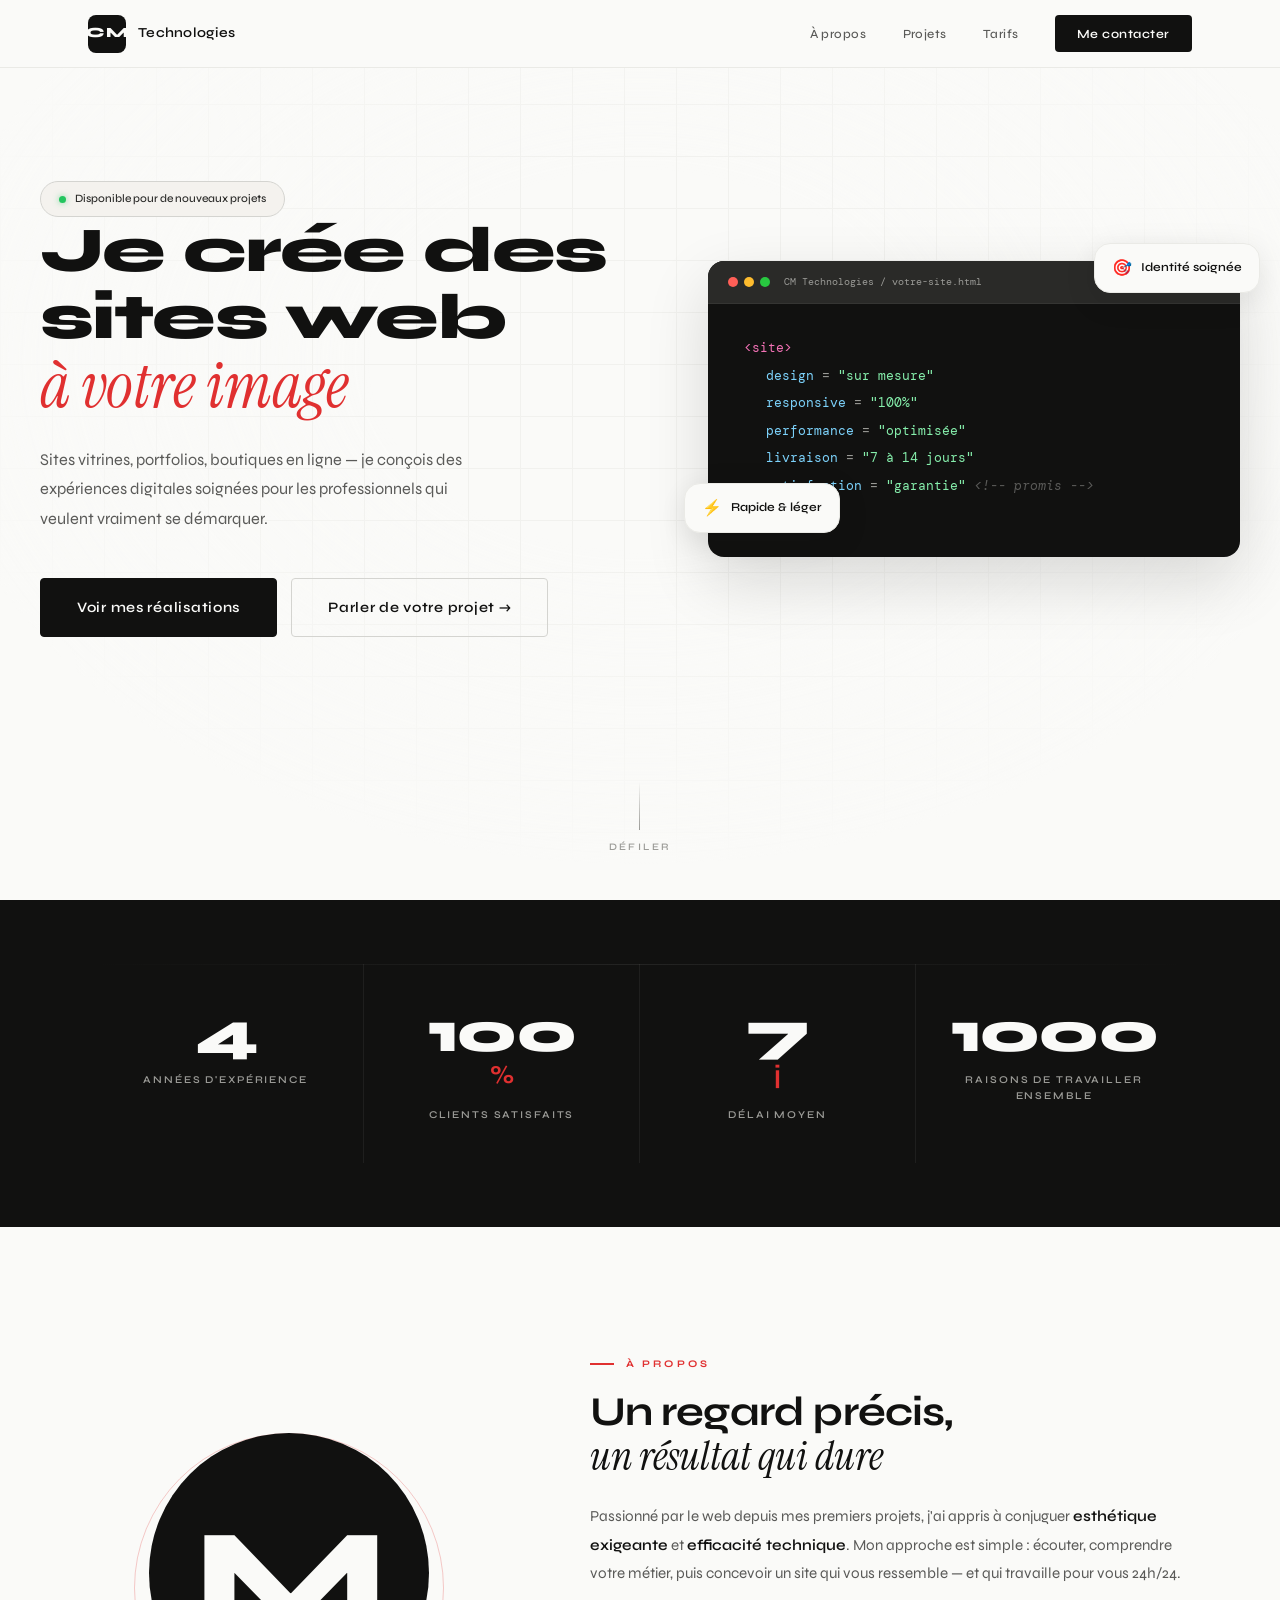
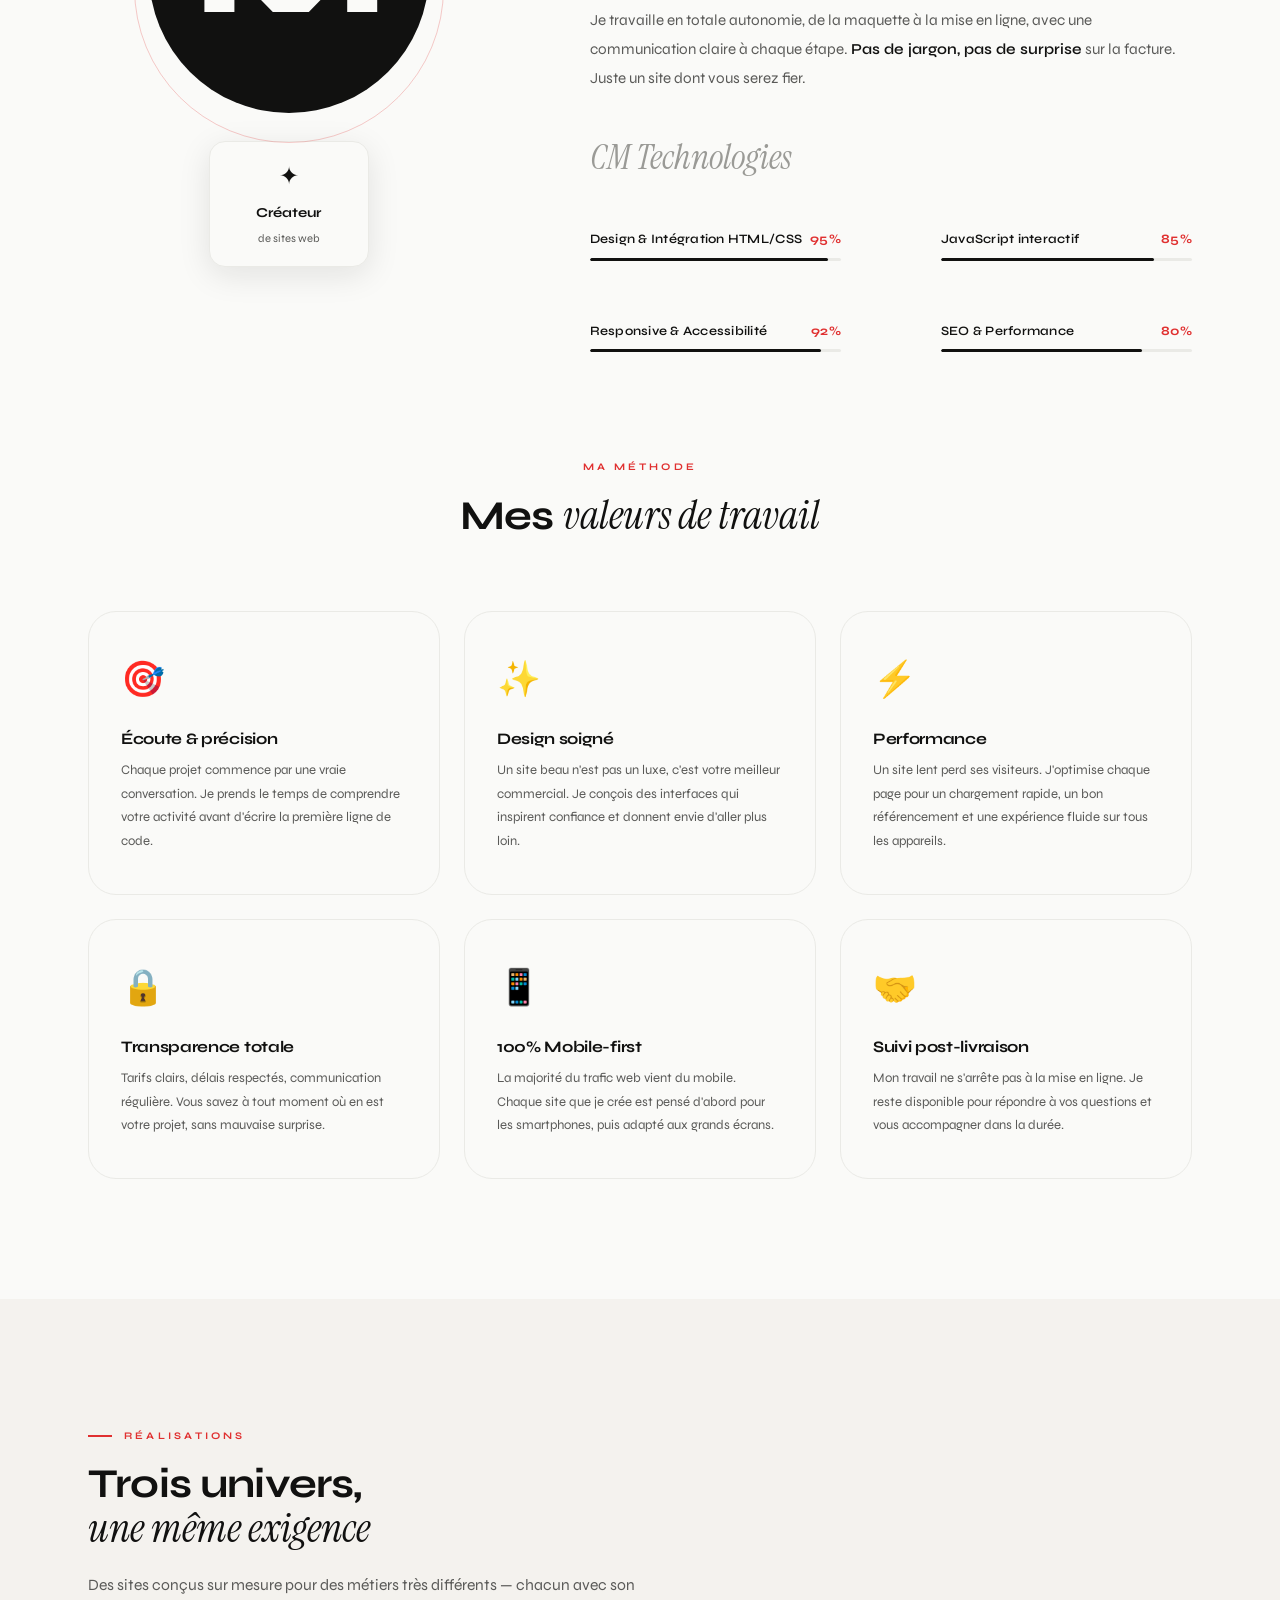
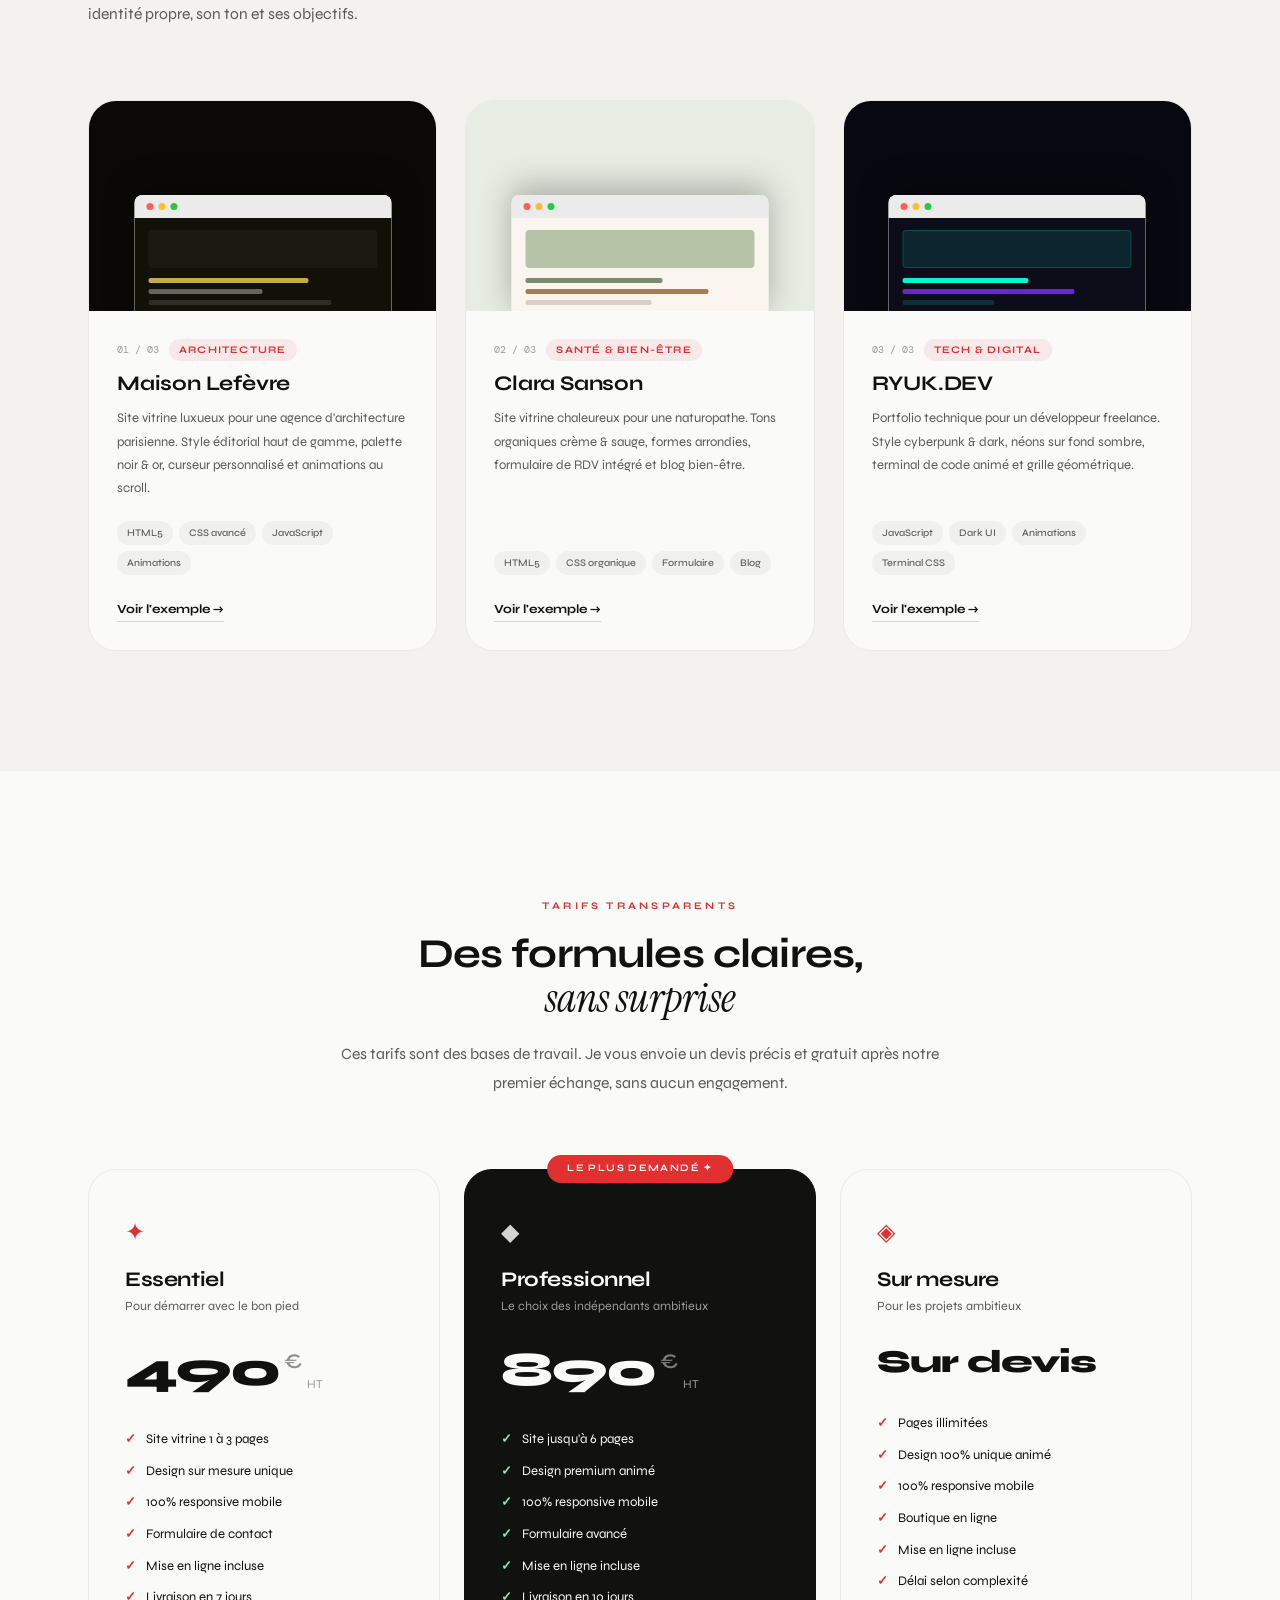
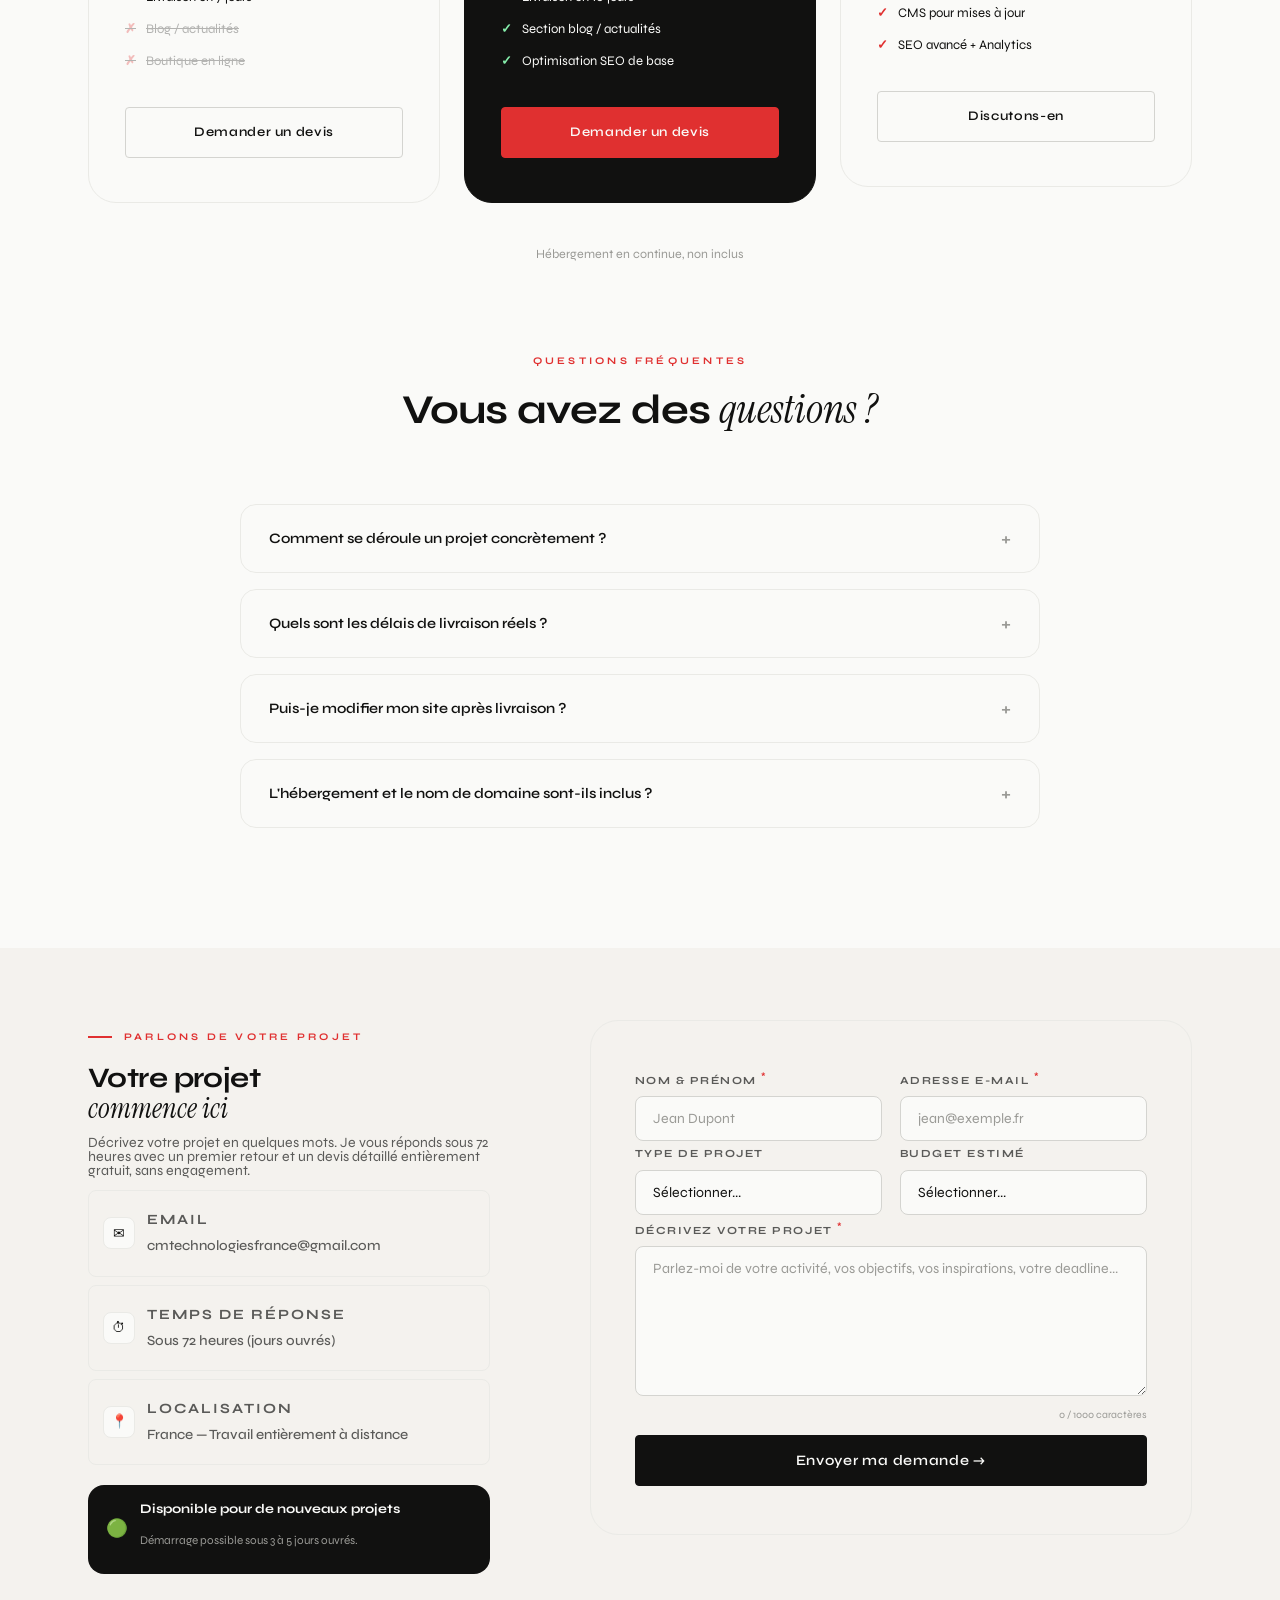
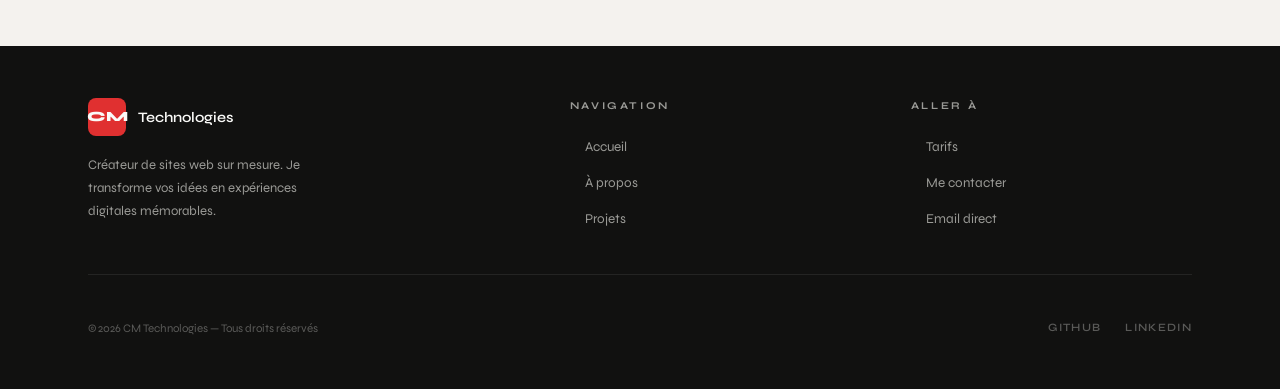
<file: index.html>
<!DOCTYPE html>
<html lang="fr">
<head>
  <meta charset="UTF-8" />
  <meta name="viewport" content="width=device-width, initial-scale=1.0" />
  <meta name="description" content="CM Technologies — Créateur de sites web sur mesure. Sites vitrines, portfolios, boutiques pour professionnels exigeants." />
  <title>CM Technologies — Créateur de sites web</title>

  <link rel="stylesheet" href="assets/css/base.css" />
  <link rel="stylesheet" href="assets/css/animations.css" />
  <link rel="stylesheet" href="assets/css/nav.css" />
  <link rel="stylesheet" href="assets/css/hero.css" />
  <link rel="stylesheet" href="assets/css/apropos.css" />
  <link rel="stylesheet" href="assets/css/projets.css" />
  <link rel="stylesheet" href="assets/css/tarifs.css" />
  <link rel="stylesheet" href="assets/css/contact.css" />
  <link rel="stylesheet" href="assets/css/footer.css" />
</head>
<body>

  <!-- ══════════════════════════════════════════════════════
       NAVIGATION — ancres vers chaque section
  ══════════════════════════════════════════════════════════ -->
  <header class="nav" id="nav">
    <div class="nav__inner">
      <a href="#hero" class="nav__logo" aria-label="Haut de page">
        <span class="nav__logo-mark">CM</span>
        <span class="nav__logo-name">Technologies</span>
      </a>
      <nav class="nav__links" aria-label="Navigation principale">
        <a href="#apropos">À propos</a>
        <a href="#projets">Projets</a>
        <a href="#tarifs">Tarifs</a>
        <a href="#contact" class="nav__cta">Me contacter</a>
      </nav>
      <button class="nav__burger" id="navBurger" aria-expanded="false" aria-label="Ouvrir le menu">
        <span></span><span></span><span></span>
      </button>
    </div>
    <nav class="nav__mobile" id="navMobile" aria-label="Menu mobile">
      <a href="#apropos">À propos</a>
      <a href="#projets">Projets</a>
      <a href="#tarifs">Tarifs</a>
      <a href="#contact">Me contacter</a>
    </nav>
  </header>


  <main>

    <!-- ══════════════════════════════════════════════════════
         1. HERO
    ══════════════════════════════════════════════════════════ -->
    <section class="hero" id="hero">
      <div class="hero__grid-bg" aria-hidden="true"></div>

      <div class="container hero__body">
        <div class="hero__left">
          <div class="badge-dispo anim-fadeup anim-d1">
            <span class="badge-dispo__dot"></span>
            Disponible pour de nouveaux projets
          </div>
          <h1 class="hero__title anim-fadeup anim-d2">
            Je crée des sites web
            <em>à votre image</em>
          </h1>
          <p class="hero__desc anim-fadeup anim-d3">
            Sites vitrines, portfolios, boutiques en ligne — je conçois des expériences digitales soignées pour les professionnels qui veulent vraiment se démarquer.
          </p>
          <div class="hero__actions anim-fadeup anim-d4">
            <a href="#projets" class="btn btn--primary btn--lg">Voir mes réalisations</a>
            <a href="#contact" class="btn btn--ghost btn--lg">Parler de votre projet →</a>
          </div>
        </div>

        <div class="hero__right anim-fadeup anim-d3">
          <div class="hero__code-card">
            <div class="hero__code-card-bar">
              <div class="hero__code-dots"><span></span><span></span><span></span></div>
              <span class="hero__code-filename">CM Technologies / votre-site.html</span>
            </div>
            <div class="hero__code-body">
              <span class="code-line"><span class="c-tag">&lt;site&gt;</span></span>
              <span class="code-line code-line--indent"><span class="c-attr">design</span><span class="c-equals"> = </span><span class="c-val">"sur mesure"</span></span>
              <span class="code-line code-line--indent"><span class="c-attr">responsive</span><span class="c-equals"> = </span><span class="c-val">"100%"</span></span>
              <span class="code-line code-line--indent"><span class="c-attr">performance</span><span class="c-equals"> = </span><span class="c-val">"optimisée"</span></span>
              <span class="code-line code-line--indent"><span class="c-attr">livraison</span><span class="c-equals"> = </span><span class="c-val">"7 à 14 jours"</span></span>
              <span class="code-line code-line--indent"><span class="c-attr">satisfaction</span><span class="c-equals"> = </span><span class="c-val">"garantie"</span> <span class="c-comment">&lt;!-- promis --&gt;</span></span>
              <span class="code-line"><span class="c-tag">&lt;/site&gt;</span></span>
            </div>
          </div>
          <div class="hero__chip hero__chip--1 float-anim"><span class="hero__chip-icon">🎯</span> Identité soignée</div>
          <div class="hero__chip hero__chip--2 float-anim-2"><span class="hero__chip-icon">⚡</span> Rapide &amp; léger</div>
        </div>
      </div>

      <div class="hero__footer">
        <div class="scroll-indicator anim-fadein anim-d6">
          <div class="scroll-indicator__line"></div>
          Défiler
        </div>
      </div>
    </section>


    <!-- ══════════════════════════════════════════════════════
         CHIFFRES CLÉS
    ══════════════════════════════════════════════════════════ -->
    <div class="chiffres">
      <div class="container">
        <div class="chiffres__grid">
          <div class="chiffre reveal">
            <span class="chiffre__num" data-target="4">0</span>
            <span class="chiffre__label">Années d'expérience</span>
          </div>
          <div class="chiffre reveal reveal-d1">
            <span class="chiffre__num" data-target="100">0</span><span class="chiffre__suffix">%</span>
            <span class="chiffre__label">Clients satisfaits</span>
          </div>
          <div class="chiffre reveal reveal-d2">
            <span class="chiffre__num" data-target="7">0</span><span class="chiffre__suffix">j</span>
            <span class="chiffre__label">Délai moyen</span>
          </div>
          <div class="chiffre reveal reveal-d3">
            <span class="chiffre__num" data-target="1000">0</span>
            <span class="chiffre__label">Raisons de travailler ensemble</span>
          </div>
        </div>
      </div>
    </div>


    <!-- ══════════════════════════════════════════════════════
         2. À PROPOS
    ══════════════════════════════════════════════════════════ -->
    <section class="section" id="apropos">
      <div class="container">
        <div class="intro">

          <div class="intro__visual reveal-left">
            <div class="intro__avatar" aria-hidden="true">M</div>
            <div class="intro__avatar-ring" aria-hidden="true"></div>
            <div class="intro__badge">
              <div class="intro__badge-icon">✦</div>
              <strong>Créateur</strong>
              <span>de sites web</span>
            </div>
          </div>

          <div class="intro__text">
            <div class="section-label reveal">À propos</div>
            <h2 class="reveal">Un regard précis,<br/><em>un résultat qui dure</em></h2>
            <p class="reveal">Passionné par le web depuis mes premiers projets, j'ai appris à conjuguer <strong>esthétique exigeante</strong> et <strong>efficacité technique</strong>. Mon approche est simple : écouter, comprendre votre métier, puis concevoir un site qui vous ressemble — et qui travaille pour vous 24h/24.</p>
            <p class="reveal">Je travaille en totale autonomie, de la maquette à la mise en ligne, avec une communication claire à chaque étape. <strong>Pas de jargon, pas de surprise</strong> sur la facture. Juste un site dont vous serez fier.</p>
            <span class="intro__signature reveal">CM Technologies</span>

            <div class="competences reveal" style="margin-top:44px;">
              <div>
                <div class="comp-item__label"><span>Design &amp; Intégration HTML/CSS</span><span class="comp-item__pct">95%</span></div>
                <div class="comp-bar"><div class="comp-bar__fill" data-width="95"></div></div>
              </div>
              <div>
                <div class="comp-item__label"><span>JavaScript interactif</span><span class="comp-item__pct">85%</span></div>
                <div class="comp-bar"><div class="comp-bar__fill" data-width="85"></div></div>
              </div>
              <div>
                <div class="comp-item__label"><span>Responsive &amp; Accessibilité</span><span class="comp-item__pct">92%</span></div>
                <div class="comp-bar"><div class="comp-bar__fill" data-width="92"></div></div>
              </div>
              <div>
                <div class="comp-item__label"><span>SEO &amp; Performance</span><span class="comp-item__pct">80%</span></div>
                <div class="comp-bar"><div class="comp-bar__fill" data-width="80"></div></div>
              </div>
            </div>
          </div>
        </div>

        <!-- Valeurs -->
        <div style="margin-top:100px;">
          <div class="section-header section-header--center reveal">
            <div class="section-label">Ma méthode</div>
            <h2>Mes <em>valeurs de travail</em></h2>
          </div>
          <div class="valeurs__grid">
            <div class="valeur-card reveal"><span class="valeur-card__icon">🎯</span><h3 class="valeur-card__title">Écoute &amp; précision</h3><p class="valeur-card__text">Chaque projet commence par une vraie conversation. Je prends le temps de comprendre votre activité avant d'écrire la première ligne de code.</p></div>
            <div class="valeur-card reveal reveal-d1"><span class="valeur-card__icon">✨</span><h3 class="valeur-card__title">Design soigné</h3><p class="valeur-card__text">Un site beau n'est pas un luxe, c'est votre meilleur commercial. Je conçois des interfaces qui inspirent confiance et donnent envie d'aller plus loin.</p></div>
            <div class="valeur-card reveal reveal-d2"><span class="valeur-card__icon">⚡</span><h3 class="valeur-card__title">Performance</h3><p class="valeur-card__text">Un site lent perd ses visiteurs. J'optimise chaque page pour un chargement rapide, un bon référencement et une expérience fluide sur tous les appareils.</p></div>
            <div class="valeur-card reveal reveal-d3"><span class="valeur-card__icon">🔒</span><h3 class="valeur-card__title">Transparence totale</h3><p class="valeur-card__text">Tarifs clairs, délais respectés, communication régulière. Vous savez à tout moment où en est votre projet, sans mauvaise surprise.</p></div>
            <div class="valeur-card reveal reveal-d4"><span class="valeur-card__icon">📱</span><h3 class="valeur-card__title">100% Mobile-first</h3><p class="valeur-card__text">La majorité du trafic web vient du mobile. Chaque site que je crée est pensé d'abord pour les smartphones, puis adapté aux grands écrans.</p></div>
            <div class="valeur-card reveal reveal-d5"><span class="valeur-card__icon">🤝</span><h3 class="valeur-card__title">Suivi post-livraison</h3><p class="valeur-card__text">Mon travail ne s'arrête pas à la mise en ligne. Je reste disponible pour répondre à vos questions et vous accompagner dans la durée.</p></div>
          </div>
        </div>

      </div>
    </section>


    <!-- ══════════════════════════════════════════════════════
         3. PROJETS
    ══════════════════════════════════════════════════════════ -->
    <section class="section section--alt" id="projets">
      <div class="container">
        <div class="section-header reveal">
          <div class="section-label">Réalisations</div>
          <h2>Trois univers,<br/><em>une même exigence</em></h2>
          <p class="section-desc">Des sites conçus sur mesure pour des métiers très différents — chacun avec son identité propre, son ton et ses objectifs.</p>
        </div>

        <div class="projets__grid">

          <article class="projet-card reveal">
            <div class="projet-card__preview projet-card__preview--arch" aria-hidden="true">
              <div class="projet-card__mockup">
                <div class="mockup__bar"><span></span><span></span><span></span></div>
                <div class="mockup__body mockup__body--arch">
                  <div class="mockup__hero mockup__hero--dark"></div>
                  <div class="mockup__stripe mockup__stripe--gold mockup__stripe--w70"></div>
                  <div class="mockup__stripe mockup__stripe--white mockup__stripe--w50"></div>
                  <div class="mockup__stripe mockup__stripe--dim mockup__stripe--w80"></div>
                </div>
              </div>
            </div>
            <div class="projet-card__body">
              <div class="projet-card__meta"><span class="projet-card__num">01 / 03</span><span class="projet-card__cat">Architecture</span></div>
              <h3 class="projet-card__title">Maison Lefèvre</h3>
              <p class="projet-card__desc">Site vitrine luxueux pour une agence d'architecture parisienne. Style éditorial haut de gamme, palette noir &amp; or, curseur personnalisé et animations au scroll.</p>
              <ul class="projet-card__tags"><li>HTML5</li><li>CSS avancé</li><li>JavaScript</li><li>Animations</li></ul>
              <a href="sites_exemples/site_1/index.html" class="projet-card__cta">Voir l'exemple →</a>
            </div>
          </article>

          <article class="projet-card reveal reveal-d1">
            <div class="projet-card__preview projet-card__preview--natur" aria-hidden="true">
              <div class="projet-card__mockup">
                <div class="mockup__bar"><span></span><span></span><span></span></div>
                <div class="mockup__body mockup__body--natur">
                  <div class="mockup__hero mockup__hero--light"></div>
                  <div class="mockup__stripe mockup__stripe--sage mockup__stripe--w60"></div>
                  <div class="mockup__stripe mockup__stripe--brown mockup__stripe--w80"></div>
                  <div class="mockup__stripe mockup__stripe--beige mockup__stripe--w55"></div>
                </div>
              </div>
            </div>
            <div class="projet-card__body">
              <div class="projet-card__meta"><span class="projet-card__num">02 / 03</span><span class="projet-card__cat">Santé &amp; Bien-être</span></div>
              <h3 class="projet-card__title">Clara Sanson</h3>
              <p class="projet-card__desc">Site vitrine chaleureux pour une naturopathe. Tons organiques crème &amp; sauge, formes arrondies, formulaire de RDV intégré et blog bien-être.</p>
              <ul class="projet-card__tags"><li>HTML5</li><li>CSS organique</li><li>Formulaire</li><li>Blog</li></ul>
              <a href="sites_exemples/site_2/index.html" class="projet-card__cta">Voir l'exemple →</a>
            </div>
          </article>

          <article class="projet-card reveal reveal-d2">
            <div class="projet-card__preview projet-card__preview--dev" aria-hidden="true">
              <div class="projet-card__mockup">
                <div class="mockup__bar"><span></span><span></span><span></span></div>
                <div class="mockup__body mockup__body--dev">
                  <div class="mockup__hero mockup__hero--neon"></div>
                  <div class="mockup__stripe mockup__stripe--neon mockup__stripe--w55"></div>
                  <div class="mockup__stripe mockup__stripe--purple mockup__stripe--w75"></div>
                  <div class="mockup__stripe mockup__stripe--dark mockup__stripe--w40"></div>
                </div>
              </div>
            </div>
            <div class="projet-card__body">
              <div class="projet-card__meta"><span class="projet-card__num">03 / 03</span><span class="projet-card__cat">Tech &amp; Digital</span></div>
              <h3 class="projet-card__title">RYUK.DEV</h3>
              <p class="projet-card__desc">Portfolio technique pour un développeur freelance. Style cyberpunk &amp; dark, néons sur fond sombre, terminal de code animé et grille géométrique.</p>
              <ul class="projet-card__tags"><li>JavaScript</li><li>Dark UI</li><li>Animations</li><li>Terminal CSS</li></ul>
              <a href="sites_exemples/site_3/index.html" class="projet-card__cta">Voir l'exemple →</a>
            </div>
          </article>

        </div>
      </div>
    </section>


    <!-- ══════════════════════════════════════════════════════
         4. TARIFS
    ══════════════════════════════════════════════════════════ -->
    <section class="section" id="tarifs">
      <div class="container">
        <div class="section-header section-header--center reveal">
          <div class="section-label">Tarifs transparents</div>
          <h2>Des formules claires,<br/><em>sans surprise</em></h2>
          <p class="section-desc">Ces tarifs sont des bases de travail. Je vous envoie un devis précis et gratuit après notre premier échange, sans aucun engagement.</p>
        </div>

        <div class="tarifs__grid">
          <div class="tarif-card reveal">
            <div class="tarif-card__header">
              <span class="tarif-card__icon">✦</span>
              <h3 class="tarif-card__name">Essentiel</h3>
              <p class="tarif-card__tagline">Pour démarrer avec le bon pied</p>
            </div>
            <div class="tarif-card__price"><span class="tarif-card__amount">490</span><span class="tarif-card__currency">€</span><span class="tarif-card__period">HT</span></div>
            <ul class="tarif-card__features">
              <li><span class="feat-check">✓</span> Site vitrine 1 à 3 pages</li>
              <li><span class="feat-check">✓</span> Design sur mesure unique</li>
              <li><span class="feat-check">✓</span> 100% responsive mobile</li>
              <li><span class="feat-check">✓</span> Formulaire de contact</li>
              <li><span class="feat-check">✓</span> Mise en ligne incluse</li>
              <li><span class="feat-check">✓</span> Livraison en 7 jours</li>
              <li class="off"><span class="feat-check">✗</span> Blog / actualités</li>
              <li class="off"><span class="feat-check">✗</span> Boutique en ligne</li>
            </ul>
            <a href="#contact" class="btn btn--ghost tarif-card__btn">Demander un devis</a>
          </div>

          <div class="tarif-card tarif-card--featured reveal reveal-d1">
            <div class="tarif-card__badge">Le plus demandé ✦</div>
            <div class="tarif-card__header">
              <span class="tarif-card__icon">◆</span>
              <h3 class="tarif-card__name">Professionnel</h3>
              <p class="tarif-card__tagline">Le choix des indépendants ambitieux</p>
            </div>
            <div class="tarif-card__price"><span class="tarif-card__amount">890</span><span class="tarif-card__currency">€</span><span class="tarif-card__period">HT</span></div>
            <ul class="tarif-card__features">
              <li><span class="feat-check">✓</span> Site jusqu'à 6 pages</li>
              <li><span class="feat-check">✓</span> Design premium animé</li>
              <li><span class="feat-check">✓</span> 100% responsive mobile</li>
              <li><span class="feat-check">✓</span> Formulaire avancé</li>
              <li><span class="feat-check">✓</span> Mise en ligne incluse</li>
              <li><span class="feat-check">✓</span> Livraison en 10 jours</li>
              <li><span class="feat-check">✓</span> Section blog / actualités</li>
              <li><span class="feat-check">✓</span> Optimisation SEO de base</li>
            </ul>
            <a href="#contact" class="btn btn--rouge tarif-card__btn">Demander un devis</a>
          </div>

          <div class="tarif-card reveal reveal-d2">
            <div class="tarif-card__header">
              <span class="tarif-card__icon">◈</span>
              <h3 class="tarif-card__name">Sur mesure</h3>
              <p class="tarif-card__tagline">Pour les projets ambitieux</p>
            </div>
            <div class="tarif-card__price"><span class="tarif-card__amount" style="font-size:2rem;">Sur devis</span></div>
            <ul class="tarif-card__features">
              <li><span class="feat-check">✓</span> Pages illimitées</li>
              <li><span class="feat-check">✓</span> Design 100% unique animé</li>
              <li><span class="feat-check">✓</span> 100% responsive mobile</li>
              <li><span class="feat-check">✓</span> Boutique en ligne</li>
              <li><span class="feat-check">✓</span> Mise en ligne incluse</li>
              <li><span class="feat-check">✓</span> Délai selon complexité</li>
              <li><span class="feat-check">✓</span> CMS pour mises à jour</li>
              <li><span class="feat-check">✓</span> SEO avancé + Analytics</li>
            </ul>
            <a href="#contact" class="btn btn--ghost tarif-card__btn">Discutons-en</a>
          </div>
        </div>

        <p class="tarifs__note reveal">Hébergement en continue, non inclus</p>

        <!-- FAQ -->
        <div style="margin-top:80px;">
          <div class="section-header section-header--center reveal">
            <div class="section-label">Questions fréquentes</div>
            <h2>Vous avez des <em>questions ?</em></h2>
          </div>
          <div class="faq__list">
            <div class="faq-item reveal">
              <button class="faq-item__question" aria-expanded="false">Comment se déroule un projet concrètement ?<span class="faq-item__icon" aria-hidden="true">+</span></button>
              <div class="faq-item__answer"><p>Tout commence par un échange pour comprendre votre projet. Je vous envoie un devis détaillé. Une fois validé, je démarre la maquette, puis l'intégration, et enfin la mise en ligne. Vous êtes informé à chaque étape.</p></div>
            </div>
            <div class="faq-item reveal">
              <button class="faq-item__question" aria-expanded="false">Quels sont les délais de livraison réels ?<span class="faq-item__icon" aria-hidden="true">+</span></button>
              <div class="faq-item__answer"><p>Formule Essentielle : 7 jours ouvrés. Professionnelle : 10 à 14 jours. Les projets sur mesure dépendent de la complexité — un planning précis est fourni dans le devis.</p></div>
            </div>
            <div class="faq-item reveal">
              <button class="faq-item__question" aria-expanded="false">Puis-je modifier mon site après livraison ?<span class="faq-item__icon" aria-hidden="true">+</span></button>
              <div class="faq-item__answer"><p>Absolument. Je vous remets les fichiers sources et vous explique comment effectuer des modifications simples. Des formules de maintenance mensuelle sont également disponibles.</p></div>
            </div>
            <div class="faq-item reveal">
              <button class="faq-item__question" aria-expanded="false">L'hébergement et le nom de domaine sont-ils inclus ?<span class="faq-item__icon" aria-hidden="true">+</span></button>
              <div class="faq-item__answer"><p>Non, ces éléments restent votre propriété. Mais je vous guide dans le choix et la configuration. Comptez environ 10 à 20 €/mois selon l'hébergeur.</p></div>
            </div>
          </div>
        </div>

      </div>
    </section>


    <!-- ══════════════════════════════════════════════════════
         5. CONTACT
    ══════════════════════════════════════════════════════════ -->
    <section class="section section--alt" id="contact">
      <div class="container contact__layout">

        <div class="contact__intro">
          <div class="section-label reveal">Parlons de votre projet</div>
          <h2 class="reveal">Votre projet<br/><em>commence ici</em></h2>
          <p class="reveal">Décrivez votre projet en quelques mots. Je vous réponds sous 72 heures avec un premier retour et un devis détaillé entièrement gratuit, sans engagement.</p>
          <div class="contact__infos reveal">
            <div class="contact__info">
              <div class="contact__info-icon" aria-hidden="true">✉</div>
              <div><p class="contact__info-label">Email</p><p class="contact__info-val"><a href="mailto:cmtechnologiesfrance@gmail.com">cmtechnologiesfrance@gmail.com</a></p></div>
            </div>
            <div class="contact__info">
              <div class="contact__info-icon" aria-hidden="true">⏱</div>
              <div><p class="contact__info-label">Temps de réponse</p><p class="contact__info-val">Sous 72 heures (jours ouvrés)</p></div>
            </div>
            <div class="contact__info">
              <div class="contact__info-icon" aria-hidden="true">📍</div>
              <div><p class="contact__info-label">Localisation</p><p class="contact__info-val">France — Travail entièrement à distance</p></div>
            </div>
          </div>
          <div class="contact__dispo reveal">
            <div class="contact__dispo-icon" aria-hidden="true">🟢</div>
            <div>
              <strong>Disponible pour de nouveaux projets</strong>
              <p>Démarrage possible sous 3 à 5 jours ouvrés.</p>
            </div>
          </div>
        </div>

        <div class="reveal-right">
          <form class="contact-form" id="contactForm" novalidate>
            <div class="form-row">
              <div class="form-group">
                <label for="name">Nom &amp; prénom <sup>*</sup></label>
                <input type="text" id="name" name="name" placeholder="Jean Dupont" required autocomplete="name" />
              </div>
              <div class="form-group">
                <label for="email">Adresse e-mail <sup>*</sup></label>
                <input type="email" id="email" name="email" placeholder="jean@exemple.fr" required autocomplete="email" />
              </div>
            </div>
            <div class="form-row">
              <div class="form-group">
                <label for="project">Type de projet</label>
                <select id="project" name="project">
                  <option value="" disabled selected>Sélectionner...</option>
                  <option value="vitrine">Site vitrine</option>
                  <option value="portfolio">Portfolio personnel</option>
                  <option value="boutique">Boutique en ligne</option>
                  <option value="refonte">Refonte d'un site existant</option>
                  <option value="blog">Blog / Site éditorial</option>
                  <option value="autre">Autre</option>
                </select>
              </div>
              <div class="form-group">
                <label for="budget">Budget estimé</label>
                <select id="budget" name="budget">
                  <option value="" disabled selected>Sélectionner...</option>
                  <option value="essentiel">Formule Essentielle (~490 €)</option>
                  <option value="pro">Formule Professionnelle (~890 €)</option>
                  <option value="sur-mesure">Projet sur mesure</option>
                  <option value="aucun">Je ne sais pas encore</option>
                </select>
              </div>
            </div>
            <div class="form-group form-group--full">
              <label for="message">Décrivez votre projet <sup>*</sup></label>
              <textarea id="message" name="message" placeholder="Parlez-moi de votre activité, vos objectifs, vos inspirations, votre deadline..." required maxlength="1000"></textarea>
              <span class="form-group__hint">0 / 1000 caractères</span>
            </div>
            <button type="submit" class="btn btn--primary form__submit" id="submitBtn">
              <span class="btn-text">Envoyer ma demande →</span>
              <span class="btn-loading">Envoi en cours...</span>
            </button>
            <div class="form__feedback" id="formFeedback" role="alert" aria-live="polite"></div>
          </form>
        </div>

      </div>
    </section>

  </main>


  <!-- ══════════════════════════════════════════════════════
       FOOTER
  ══════════════════════════════════════════════════════════ -->
  <footer class="footer">
    <div class="container">
      <div class="footer__inner">
        <div class="footer__brand">
          <div class="footer__logo">
            <span class="footer__logo-mark">CM</span>
            <span class="footer__logo-name">Technologies</span>
          </div>
          <p class="footer__tagline">Créateur de sites web sur mesure. Je transforme vos idées en expériences digitales mémorables.</p>
        </div>
        <div>
          <p class="footer__col-title">Navigation</p>
          <ul class="footer__links">
            <li><a href="#hero">Accueil</a></li>
            <li><a href="#apropos">À propos</a></li>
            <li><a href="#projets">Projets</a></li>
          </ul>
        </div>
        <div>
          <p class="footer__col-title">Aller à</p>
          <ul class="footer__links">
            <li><a href="#tarifs">Tarifs</a></li>
            <li><a href="#contact">Me contacter</a></li>
            <li><a href="mailto:cmtechnologiesfrance@gmail.com">Email direct</a></li>
          </ul>
        </div>
      </div>
      <div class="footer__bottom">
        <p class="footer__copy">© 2026 CM Technologies — Tous droits réservés</p>
        <div class="footer__socials">
          <a href="https://github.com/cmtechnologiesfrance">GitHub</a>
          <a href="#">LinkedIn</a>
        </div>
      </div>
    </div>
  </footer>

  <script src="assets/js/nav.js"></script>
  <script src="assets/js/animations.js"></script>
  <script src="assets/js/contact.js"></script>

</body>
</html>
</file>
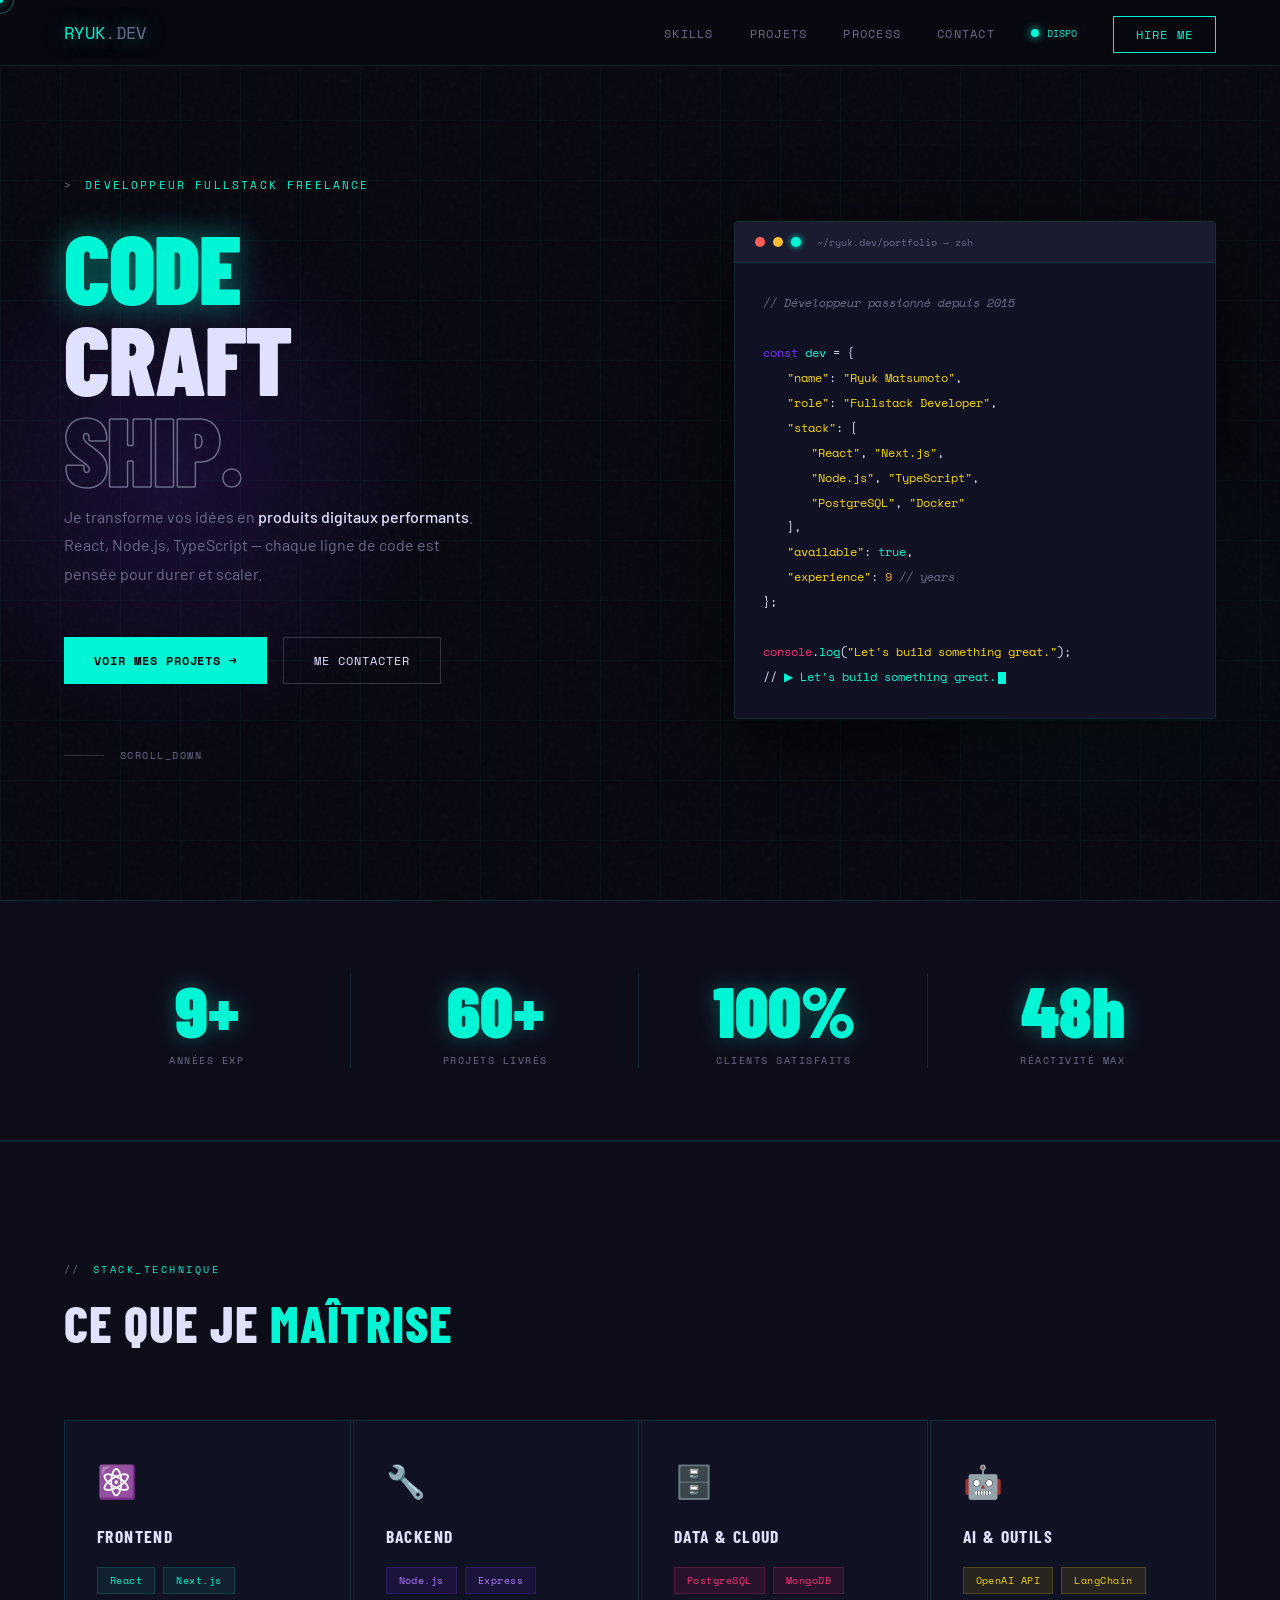
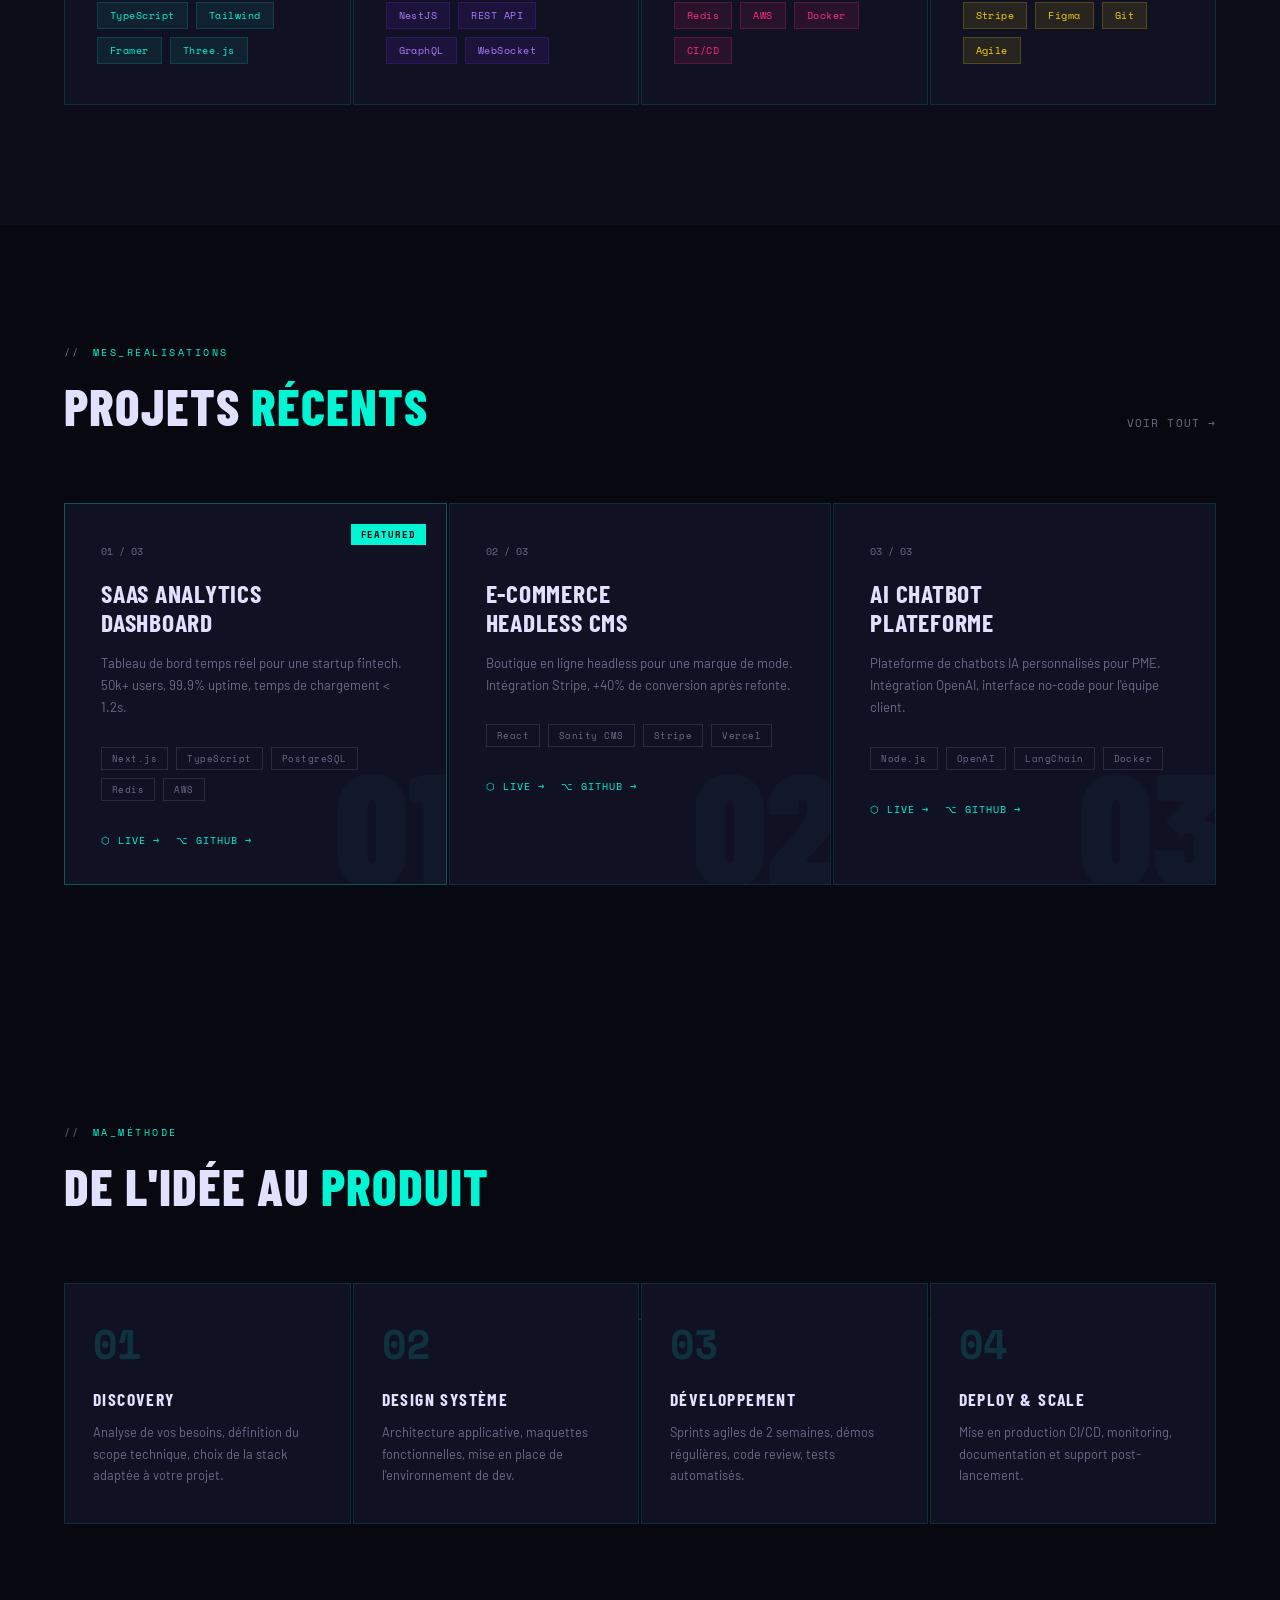
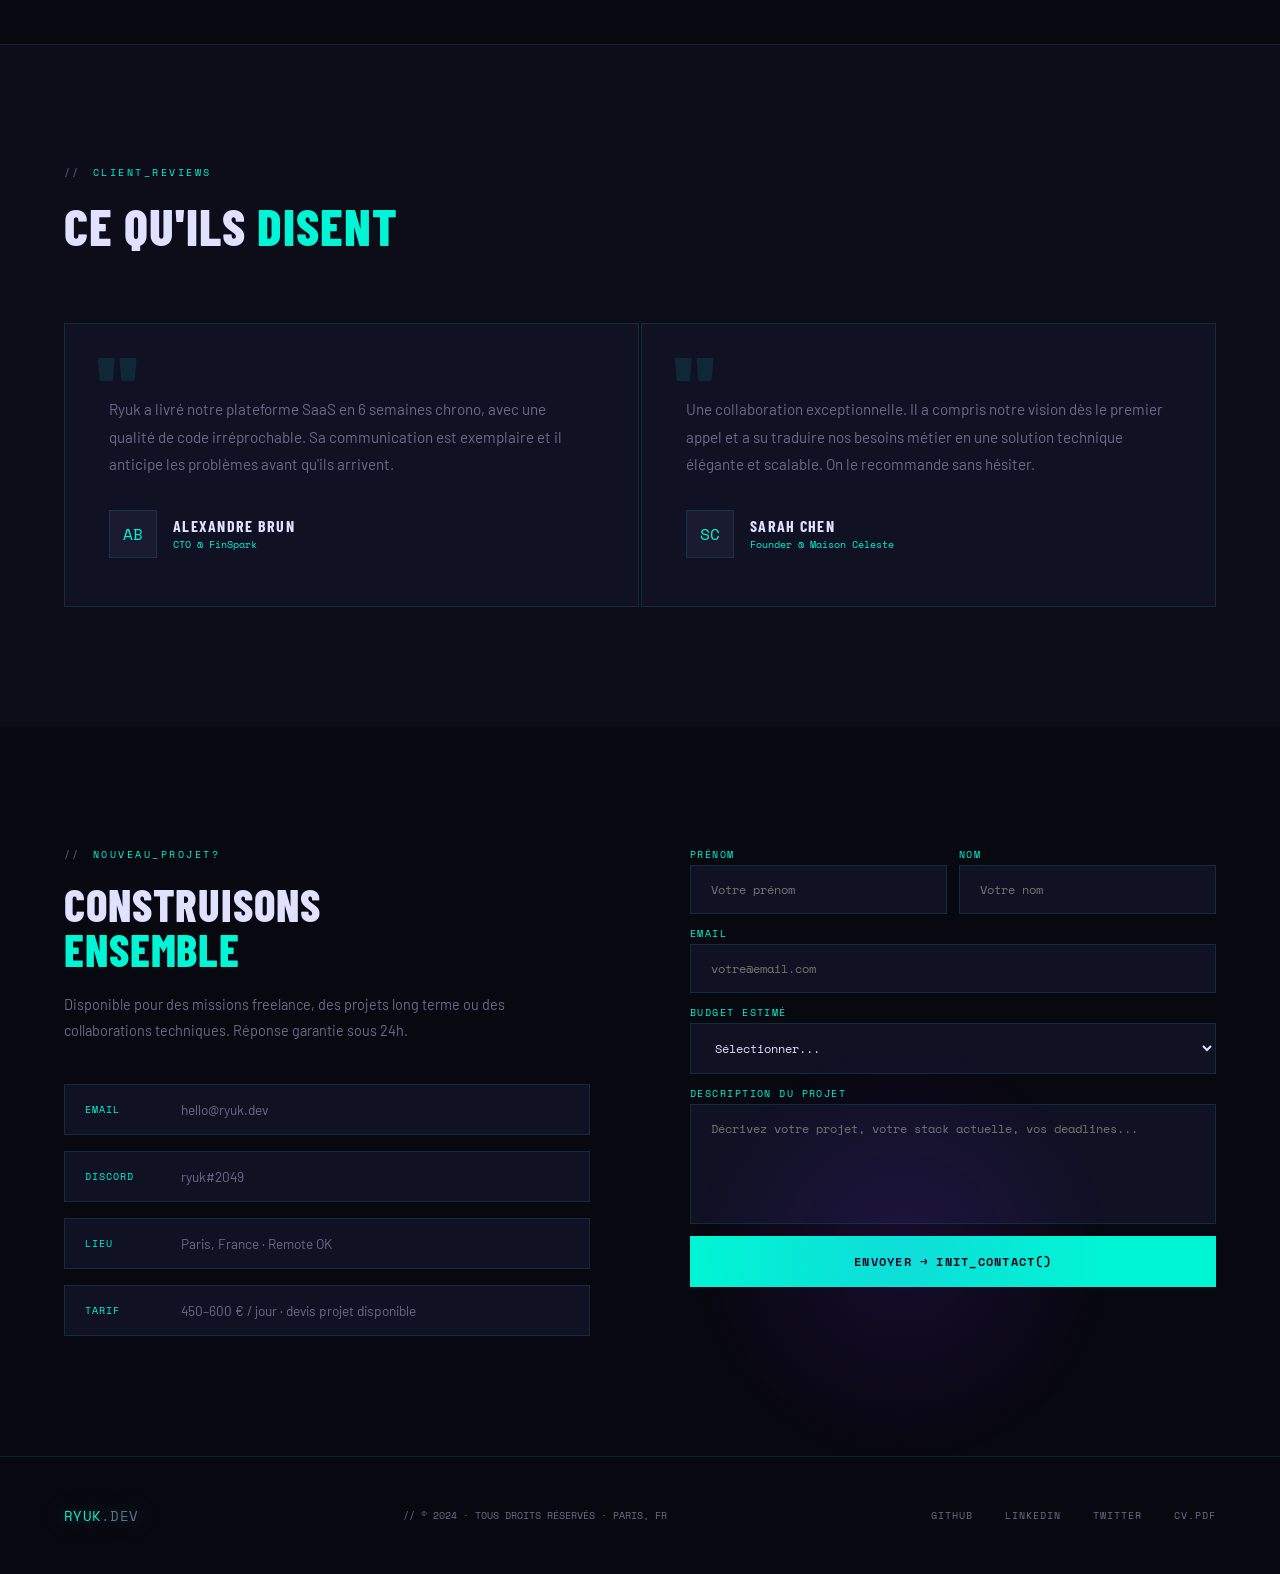
<file: sites_examples/site_3/index.html>
<!DOCTYPE html>
<html lang="fr">
<head>
  <meta charset="UTF-8" />
  <meta name="viewport" content="width=device-width, initial-scale=1.0" />
  <title>RYUK.DEV — Développeur Fullstack</title>
  <link rel="preconnect" href="https://fonts.googleapis.com" />
  <link href="https://fonts.googleapis.com/css2?family=Space+Mono:ital,wght@0,400;0,700;1,400&family=Barlow:wght@300;400;500;700;900&family=Barlow+Condensed:wght@300;400;600;700&display=swap" rel="stylesheet" />
  <link rel="stylesheet" href="assets/css/style.css" />
</head>
<body>

  <div class="cursor-dot" id="cdot"></div>
  <div class="cursor-trail" id="ctrail"></div>

  <nav>
    <div class="logo">RYUK<span>.DEV</span></div>
    <ul>
      <li><a href="#skills">SKILLS</a></li>
      <li><a href="#projets">PROJETS</a></li>
      <li><a href="#process">PROCESS</a></li>
      <li><a href="#contact">CONTACT</a></li>
      <li>
        <div class="status-wrap">
          <div class="status-dot"></div>
          <span class="status-text">DISPO</span>
        </div>
      </li>
      <li><a href="#contact" class="nav-cta">HIRE ME</a></li>
    </ul>
  </nav>

  <!-- HERO -->
  <section class="hero">
    <div class="hero-glow"></div>
    <div class="hero-glow2"></div>
    <div>
      <div class="hero-eyebrow">Développeur Fullstack Freelance</div>
      <h1>
        <span class="line-neon">CODE</span>
        <span>CRAFT</span>
        <span class="line-outline">SHIP.</span>
      </h1>
      <p class="hero-desc">Je transforme vos idées en <strong>produits digitaux performants</strong>. React, Node.js, TypeScript — chaque ligne de code est pensée pour durer et scaler.</p>
      <div class="hero-actions">
        <a href="#projets" class="btn-neon">VOIR MES PROJETS →</a>
        <a href="#contact" class="btn-outline-neon">ME CONTACTER</a>
      </div>
      <div class="hero-scroll">
        <div class="scroll-line"></div>
        SCROLL_DOWN
      </div>
    </div>
    <div class="hero-terminal">
      <div class="terminal-bar">
        <div class="terminal-dot red"></div>
        <div class="terminal-dot yellow"></div>
        <div class="terminal-dot green"></div>
        <span class="terminal-title">~/ryuk.dev/portfolio — zsh</span>
      </div>
      <div class="terminal-body">
        <div class="t-comment">// Développeur passionné depuis 2015</div>
        <br/>
        <div><span class="t-keyword">const</span> <span class="t-var">dev</span> = {</div>
        <div class="t-indent"><span class="t-string">"name"</span>: <span class="t-string">"Ryuk Matsumoto"</span>,</div>
        <div class="t-indent"><span class="t-string">"role"</span>: <span class="t-string">"Fullstack Developer"</span>,</div>
        <div class="t-indent"><span class="t-string">"stack"</span>: [</div>
        <div class="t-indent2"><span class="t-string">"React"</span>, <span class="t-string">"Next.js"</span>,</div>
        <div class="t-indent2"><span class="t-string">"Node.js"</span>, <span class="t-string">"TypeScript"</span>,</div>
        <div class="t-indent2"><span class="t-string">"PostgreSQL"</span>, <span class="t-string">"Docker"</span></div>
        <div class="t-indent">],</div>
        <div class="t-indent"><span class="t-string">"available"</span>: <span class="t-var">true</span>,</div>
        <div class="t-indent"><span class="t-string">"experience"</span>: <span style="color:#f5a623">9</span> <span class="t-comment">// years</span></div>
        <div>};</div>
        <br/>
        <div><span class="t-fn">console</span>.<span class="t-var">log</span>(<span class="t-string">"Let's build something great."</span>);</div>
        <div>// <span style="color:var(--neon)">▶ Let's build something great.</span><span class="cursor-blink"></span></div>
      </div>
    </div>
  </section>

  <!-- STATS -->
  <div class="stats-strip">
    <div class="stat-item reveal"><span class="stat-num">9+</span><span class="stat-lbl">ANNÉES EXP</span></div>
    <div class="stat-item reveal reveal-delay-1"><span class="stat-num">60+</span><span class="stat-lbl">PROJETS LIVRÉS</span></div>
    <div class="stat-item reveal reveal-delay-2"><span class="stat-num">100%</span><span class="stat-lbl">CLIENTS SATISFAITS</span></div>
    <div class="stat-item reveal reveal-delay-3"><span class="stat-num">48h</span><span class="stat-lbl">RÉACTIVITÉ MAX</span></div>
  </div>

  <!-- SKILLS -->
  <section class="skills" id="skills">
    <div class="section-tag reveal">STACK_TECHNIQUE</div>
    <h2 class="reveal">Ce que je <span>maîtrise</span></h2>
    <div class="skills-grid">
      <div class="skill-cat reveal">
        <span class="skill-cat-icon">⚛️</span>
        <div class="skill-cat-name">Frontend</div>
        <div class="skill-tags">
          <span class="skill-tag">React</span>
          <span class="skill-tag">Next.js</span>
          <span class="skill-tag">TypeScript</span>
          <span class="skill-tag">Tailwind</span>
          <span class="skill-tag">Framer</span>
          <span class="skill-tag">Three.js</span>
        </div>
      </div>
      <div class="skill-cat reveal reveal-delay-1">
        <span class="skill-cat-icon">🔧</span>
        <div class="skill-cat-name">Backend</div>
        <div class="skill-tags">
          <span class="skill-tag purple">Node.js</span>
          <span class="skill-tag purple">Express</span>
          <span class="skill-tag purple">NestJS</span>
          <span class="skill-tag purple">REST API</span>
          <span class="skill-tag purple">GraphQL</span>
          <span class="skill-tag purple">WebSocket</span>
        </div>
      </div>
      <div class="skill-cat reveal reveal-delay-2">
        <span class="skill-cat-icon">🗄️</span>
        <div class="skill-cat-name">Data & Cloud</div>
        <div class="skill-tags">
          <span class="skill-tag pink">PostgreSQL</span>
          <span class="skill-tag pink">MongoDB</span>
          <span class="skill-tag pink">Redis</span>
          <span class="skill-tag pink">AWS</span>
          <span class="skill-tag pink">Docker</span>
          <span class="skill-tag pink">CI/CD</span>
        </div>
      </div>
      <div class="skill-cat reveal reveal-delay-3">
        <span class="skill-cat-icon">🤖</span>
        <div class="skill-cat-name">AI & Outils</div>
        <div class="skill-tags">
          <span class="skill-tag yellow">OpenAI API</span>
          <span class="skill-tag yellow">LangChain</span>
          <span class="skill-tag yellow">Stripe</span>
          <span class="skill-tag yellow">Figma</span>
          <span class="skill-tag yellow">Git</span>
          <span class="skill-tag yellow">Agile</span>
        </div>
      </div>
    </div>
  </section>

  <!-- PROJETS -->
  <section class="projets" id="projets">
    <div class="projets-header">
      <div>
        <div class="section-tag reveal">MES_RÉALISATIONS</div>
        <h2 class="reveal">Projets <span>récents</span></h2>
      </div>
      <a href="#">VOIR TOUT →</a>
    </div>
    <div class="projets-grid">
      <div class="projet-card featured reveal">
        <div class="projet-num">01 / 03</div>
        <div class="projet-titre">SaaS Analytics<br/>Dashboard</div>
        <p class="projet-desc">Tableau de bord temps réel pour une startup fintech. 50k+ users, 99.9% uptime, temps de chargement &lt; 1.2s.</p>
        <div class="projet-stack">
          <span class="projet-tag">Next.js</span>
          <span class="projet-tag">TypeScript</span>
          <span class="projet-tag">PostgreSQL</span>
          <span class="projet-tag">Redis</span>
          <span class="projet-tag">AWS</span>
        </div>
        <div class="projet-links">
          <a href="#" class="projet-link">⬡ LIVE →</a>
          <a href="#" class="projet-link">⌥ GITHUB →</a>
        </div>
        <div class="projet-bg-num">01</div>
      </div>
      <div class="projet-card reveal reveal-delay-1">
        <div class="projet-num">02 / 03</div>
        <div class="projet-titre">E-Commerce<br/>Headless CMS</div>
        <p class="projet-desc">Boutique en ligne headless pour une marque de mode. Intégration Stripe, +40% de conversion après refonte.</p>
        <div class="projet-stack">
          <span class="projet-tag">React</span>
          <span class="projet-tag">Sanity CMS</span>
          <span class="projet-tag">Stripe</span>
          <span class="projet-tag">Vercel</span>
        </div>
        <div class="projet-links">
          <a href="#" class="projet-link">⬡ LIVE →</a>
          <a href="#" class="projet-link">⌥ GITHUB →</a>
        </div>
        <div class="projet-bg-num">02</div>
      </div>
      <div class="projet-card reveal reveal-delay-2">
        <div class="projet-num">03 / 03</div>
        <div class="projet-titre">AI Chatbot<br/>Plateforme</div>
        <p class="projet-desc">Plateforme de chatbots IA personnalisés pour PME. Intégration OpenAI, interface no-code pour l'équipe client.</p>
        <div class="projet-stack">
          <span class="projet-tag">Node.js</span>
          <span class="projet-tag">OpenAI</span>
          <span class="projet-tag">LangChain</span>
          <span class="projet-tag">Docker</span>
        </div>
        <div class="projet-links">
          <a href="#" class="projet-link">⬡ LIVE →</a>
          <a href="#" class="projet-link">⌥ GITHUB →</a>
        </div>
        <div class="projet-bg-num">03</div>
      </div>
    </div>
  </section>

  <!-- PROCESS -->
  <section class="process" id="process">
    <div class="section-tag reveal">MA_MÉTHODE</div>
    <h2 class="reveal">De l'idée au <span>produit</span></h2>
    <div class="process-grid">
      <div class="process-step reveal">
        <span class="step-num">01</span>
        <div class="step-title">Discovery</div>
        <p class="step-text">Analyse de vos besoins, définition du scope technique, choix de la stack adaptée à votre projet.</p>
      </div>
      <div class="process-step reveal reveal-delay-1">
        <span class="step-num">02</span>
        <div class="step-title">Design Système</div>
        <p class="step-text">Architecture applicative, maquettes fonctionnelles, mise en place de l'environnement de dev.</p>
      </div>
      <div class="process-step reveal reveal-delay-2">
        <span class="step-num">03</span>
        <div class="step-title">Développement</div>
        <p class="step-text">Sprints agiles de 2 semaines, démos régulières, code review, tests automatisés.</p>
      </div>
      <div class="process-step reveal reveal-delay-3">
        <span class="step-num">04</span>
        <div class="step-title">Deploy & Scale</div>
        <p class="step-text">Mise en production CI/CD, monitoring, documentation et support post-lancement.</p>
      </div>
    </div>
  </section>

  <!-- TESTIMONIALS -->
  <section class="testimonials">
    <div class="section-tag reveal">CLIENT_REVIEWS</div>
    <h2 class="reveal">Ce qu'ils <span>disent</span></h2>
    <div class="testimonials-grid">
      <div class="testimonial reveal">
        <p class="testimonial-text">Ryuk a livré notre plateforme SaaS en 6 semaines chrono, avec une qualité de code irréprochable. Sa communication est exemplaire et il anticipe les problèmes avant qu'ils arrivent.</p>
        <div class="testimonial-author">
          <div class="testimonial-avatar">AB</div>
          <div>
            <div class="testimonial-name">Alexandre Brun</div>
            <div class="testimonial-role">CTO @ FinSpark</div>
          </div>
        </div>
      </div>
      <div class="testimonial reveal reveal-delay-1">
        <p class="testimonial-text">Une collaboration exceptionnelle. Il a compris notre vision dès le premier appel et a su traduire nos besoins métier en une solution technique élégante et scalable. On le recommande sans hésiter.</p>
        <div class="testimonial-author">
          <div class="testimonial-avatar">SC</div>
          <div>
            <div class="testimonial-name">Sarah Chen</div>
            <div class="testimonial-role">Founder @ Maison Céleste</div>
          </div>
        </div>
      </div>
    </div>
  </section>

  <!-- CONTACT -->
  <section class="contact" id="contact">
    <div class="contact-glow"></div>
    <div>
      <div class="section-tag reveal">NOUVEAU_PROJET?</div>
      <h2 class="reveal">Construisons<br/><span>ensemble</span></h2>
      <p class="reveal">Disponible pour des missions freelance, des projets long terme ou des collaborations techniques. Réponse garantie sous 24h.</p>
      <div class="contact-infos reveal">
        <div class="contact-info-row">
          <span class="contact-info-label">EMAIL</span>
          <span class="contact-info-val">hello@ryuk.dev</span>
        </div>
        <div class="contact-info-row">
          <span class="contact-info-label">DISCORD</span>
          <span class="contact-info-val">ryuk#2049</span>
        </div>
        <div class="contact-info-row">
          <span class="contact-info-label">LIEU</span>
          <span class="contact-info-val">Paris, France · Remote OK</span>
        </div>
        <div class="contact-info-row">
          <span class="contact-info-label">TARIF</span>
          <span class="contact-info-val">450–600 € / jour · devis projet disponible</span>
        </div>
      </div>
    </div>
    <div class="contact-form reveal">
      <div class="form-row">
        <div class="form-group">
          <label>PRÉNOM</label>
          <input type="text" placeholder="Votre prénom" />
        </div>
        <div class="form-group">
          <label>NOM</label>
          <input type="text" placeholder="Votre nom" />
        </div>
      </div>
      <div class="form-group">
        <label>EMAIL</label>
        <input type="email" placeholder="votre@email.com" />
      </div>
      <div class="form-group">
        <label>BUDGET ESTIMÉ</label>
        <select>
          <option value="" disabled selected>Sélectionner...</option>
          <option>&lt; 5 000 €</option>
          <option>5 000 – 15 000 €</option>
          <option>15 000 – 50 000 €</option>
          <option>&gt; 50 000 €</option>
        </select>
      </div>
      <div class="form-group">
        <label>DESCRIPTION DU PROJET</label>
        <textarea placeholder="Décrivez votre projet, votre stack actuelle, vos deadlines..."></textarea>
      </div>
      <button type="button">ENVOYER → INIT_CONTACT()</button>
    </div>
  </section>

  <!-- FOOTER -->
  <footer>
    <div class="logo">RYUK<span>.DEV</span></div>
    <p>// © 2024 · TOUS DROITS RÉSERVÉS · PARIS, FR</p>
    <div class="footer-links">
      <a href="#">GITHUB</a>
      <a href="#">LINKEDIN</a>
      <a href="#">TWITTER</a>
      <a href="#">CV.PDF</a>
    </div>
  </footer>

  <script src="assets/js/main.js"></script>
</body>
</html>
</file>
<file: assets/css/base.css>
/* ============================================================
   base.css — Variables, reset, typographie, utilitaires
   Martin Chauvelière Portfolio
   ============================================================ */

/* ── Google Fonts ────────────────────────────────────────── */
@import url('https://fonts.googleapis.com/css2?family=Syne:wght@400;500;600;700;800&family=Instrument+Serif:ital@0;1&family=DM+Mono:ital,wght@0,300;0,400;1,300&display=swap');

/* ── Variables globales ──────────────────────────────────── */
:root {
  /* Couleurs */
  --blanc:        #fafaf8;
  --blanc-chaud:  #f4f2ee;
  --encre:        #111110;
  --rouge:        #e03030;
  --rouge-hover:  #c42020;
  --gris-1:       #2a2a28;
  --gris-2:       #5a5a58;
  --gris-3:       #9a9a96;
  --gris-4:       #d4d4d0;
  --gris-5:       #eaeae6;
  --gris-6:       #f0f0ec;

  /* Typographie */
  --font-titre: 'Syne', sans-serif;
  --font-serif: 'Instrument Serif', serif;
  --font-mono:  'DM Mono', monospace;

  /* Espacements */
  --section-pad: 120px;
  --container:   1200px;

  /* Effets */
  --radius-xs:  4px;
  --radius-sm:  8px;
  --radius-md:  16px;
  --radius-lg:  28px;
  --shadow-sm:  0 2px 12px rgba(17,17,16,0.06);
  --shadow-md:  0 8px 32px rgba(17,17,16,0.10);
  --shadow-lg:  0 24px 64px rgba(17,17,16,0.14);
  --trans:      0.3s cubic-bezier(0.4, 0, 0.2, 1);
}

/* ── Reset ───────────────────────────────────────────────── */
*, *::before, *::after {
  box-sizing: border-box;
  margin: 0;
  padding: 0;
}

html {
  scroll-behavior: smooth;
  font-size: 16px;
}

body {
  background: var(--blanc);
  color: var(--encre);
  font-family: var(--font-titre);
  font-weight: 400;
  line-height: 1.6;
  overflow-x: hidden;
  -webkit-font-smoothing: antialiased;
  -moz-osx-font-smoothing: grayscale;
}

img   { max-width: 100%; display: block; }
a     { color: inherit; text-decoration: none; }
ul    { list-style: none; }
button { cursor: pointer; font-family: inherit; border: none; background: none; }
input, textarea, select { font-family: inherit; }

/* ── Container ───────────────────────────────────────────── */
.container {
  max-width: var(--container);
  margin: 0 auto;
  padding: 0 48px;
}

/* ── Section espacement ──────────────────────────────────── */
.section {
  padding: var(--section-pad) 0;
}
.section--alt {
  background: var(--blanc-chaud);
}
.section--dark {
  background: var(--encre);
  color: var(--blanc);
}

/* ── Étiquette de section ────────────────────────────────── */
.section-label {
  display: inline-flex;
  align-items: center;
  gap: 12px;
  font-size: 0.63rem;
  font-weight: 700;
  letter-spacing: 0.32em;
  text-transform: uppercase;
  color: var(--rouge);
  margin-bottom: 18px;
}
.section-label::before {
  content: '';
  display: block;
  width: 24px;
  height: 2px;
  background: var(--rouge);
  flex-shrink: 0;
}

/* En-tête de section */
.section-header {
  margin-bottom: 72px;
  max-width: 600px;
}
.section-header--center {
  text-align: center;
  margin-left: auto;
  margin-right: auto;
}
.section-header--center .section-label {
  justify-content: center;
}
.section-header--center .section-label::before { display: none; }
.section-desc {
  font-size: 0.98rem;
  line-height: 1.85;
  color: var(--gris-2);
  margin-top: 18px;
}

/* ── Titres ──────────────────────────────────────────────── */
h1, h2, h3, h4 {
  font-family: var(--font-titre);
  line-height: 1.08;
  letter-spacing: -0.02em;
}
h1 em, h2 em, h3 em {
  font-family: var(--font-serif);
  font-style: italic;
  font-weight: 400;
  letter-spacing: 0;
}
h2 { font-size: clamp(1.9rem, 3.2vw, 3rem); font-weight: 700; }
h3 { font-size: 1.25rem; font-weight: 700; }

/* ── Boutons ─────────────────────────────────────────────── */
.btn {
  display: inline-flex;
  align-items: center;
  justify-content: center;
  gap: 10px;
  padding: 14px 28px;
  font-family: var(--font-titre);
  font-size: 0.82rem;
  font-weight: 600;
  letter-spacing: 0.05em;
  border-radius: var(--radius-xs);
  border: 1.5px solid transparent;
  transition: var(--trans);
  white-space: nowrap;
  cursor: pointer;
  text-decoration: none;
}
.btn--primary {
  background: var(--encre);
  color: var(--blanc);
  border-color: var(--encre);
}
.btn--primary:hover {
  background: var(--rouge);
  border-color: var(--rouge);
  transform: translateY(-2px);
  box-shadow: 0 8px 24px rgba(224,48,48,0.28);
}
.btn--ghost {
  background: transparent;
  color: var(--encre);
  border-color: var(--gris-4);
}
.btn--ghost:hover {
  border-color: var(--encre);
  background: var(--blanc-chaud);
}
.btn--rouge {
  background: var(--rouge);
  color: var(--blanc);
  border-color: var(--rouge);
}
.btn--rouge:hover {
  background: var(--rouge-hover);
  border-color: var(--rouge-hover);
  transform: translateY(-2px);
}
.btn--full { width: 100%; }
.btn--lg   { padding: 17px 36px; font-size: 0.9rem; }

/* ── Badge disponibilité ─────────────────────────────────── */
.badge-dispo {
  display: inline-flex;
  align-items: center;
  gap: 9px;
  background: var(--blanc-chaud);
  border: 1.5px solid var(--gris-4);
  border-radius: 40px;
  padding: 8px 18px;
  font-size: 0.7rem;
  font-weight: 500;
  color: var(--gris-1);
}
.badge-dispo__dot {
  width: 7px;
  height: 7px;
  background: #22c55e;
  border-radius: 50%;
  box-shadow: 0 0 6px rgba(34,197,94,0.55);
  animation: pulse-green 2s ease-in-out infinite;
}
@keyframes pulse-green {
  0%, 100% { opacity: 1; transform: scale(1); }
  50%       { opacity: 0.4; transform: scale(0.85); }
}

/* ── Responsive container ─────────────────────────────────── */
@media (max-width: 768px) {
  .container { padding: 0 24px; }
  :root { --section-pad: 80px; }
}
@media (max-width: 480px) {
  :root { --section-pad: 64px; }
}
</file>
<file: assets/css/animations.css>
/* ============================================================
   animations.css — Reveal, keyframes, transitions
   ============================================================ */

/* ── Reveal au scroll ────────────────────────────────────── */
.reveal {
  opacity: 0;
  transform: translateY(40px);
  transition: opacity 0.75s ease, transform 0.75s ease;
}
.reveal.visible {
  opacity: 1;
  transform: none;
}

/* Délais en cascade */
.reveal-d1 { transition-delay: 0.10s; }
.reveal-d2 { transition-delay: 0.20s; }
.reveal-d3 { transition-delay: 0.30s; }
.reveal-d4 { transition-delay: 0.40s; }
.reveal-d5 { transition-delay: 0.50s; }

/* Variantes de direction */
.reveal-left {
  opacity: 0;
  transform: translateX(-40px);
  transition: opacity 0.75s ease, transform 0.75s ease;
}
.reveal-left.visible {
  opacity: 1;
  transform: none;
}
.reveal-right {
  opacity: 0;
  transform: translateX(40px);
  transition: opacity 0.75s ease, transform 0.75s ease;
}
.reveal-right.visible {
  opacity: 1;
  transform: none;
}
.reveal-scale {
  opacity: 0;
  transform: scale(0.92);
  transition: opacity 0.75s ease, transform 0.75s ease;
}
.reveal-scale.visible {
  opacity: 1;
  transform: scale(1);
}

/* ── Entrée page ─────────────────────────────────────────── */
@keyframes fadeUp {
  from { opacity: 0; transform: translateY(28px); }
  to   { opacity: 1; transform: none; }
}
@keyframes fadeIn {
  from { opacity: 0; }
  to   { opacity: 1; }
}
@keyframes slideRight {
  from { transform: scaleX(0); transform-origin: left; }
  to   { transform: scaleX(1); transform-origin: left; }
}

.anim-fadeup   { animation: fadeUp  0.7s ease both; }
.anim-fadein   { animation: fadeIn  0.6s ease both; }
.anim-d1 { animation-delay: 0.10s; }
.anim-d2 { animation-delay: 0.25s; }
.anim-d3 { animation-delay: 0.40s; }
.anim-d4 { animation-delay: 0.55s; }
.anim-d5 { animation-delay: 0.70s; }
.anim-d6 { animation-delay: 0.85s; }

/* ── Float (cartes flottantes) ───────────────────────────── */
@keyframes floatY {
  0%, 100% { transform: translateY(0px); }
  50%       { transform: translateY(-10px); }
}
.float-anim   { animation: floatY 5s ease-in-out infinite; }
.float-anim-2 { animation: floatY 5s ease-in-out 1.5s infinite; }
.float-anim-3 { animation: floatY 6s ease-in-out 0.8s infinite; }

/* ── Clignotement curseur ────────────────────────────────── */
@keyframes cursorBlink {
  0%, 100% { opacity: 1; }
  50%       { opacity: 0; }
}
.cursor-blink {
  display: inline-block;
  width: 2px; height: 1em;
  background: currentColor;
  vertical-align: middle;
  margin-left: 3px;
  animation: cursorBlink 1s step-end infinite;
}

/* ── Scroll indicator ────────────────────────────────────── */
@keyframes scrollPulse {
  0%, 100% { opacity: 0.3; transform: scaleY(0.6); }
  50%       { opacity: 1;   transform: scaleY(1); }
}
.scroll-indicator {
  display: flex;
  flex-direction: column;
  align-items: center;
  gap: 10px;
  font-size: 0.62rem;
  font-weight: 600;
  letter-spacing: 0.24em;
  text-transform: uppercase;
  color: var(--gris-3);
}
.scroll-indicator__line {
  width: 1px;
  height: 48px;
  background: linear-gradient(to bottom, transparent, var(--gris-3));
  animation: scrollPulse 2s ease-in-out infinite;
}

/* ── Barres de compétences ───────────────────────────────── */
.comp-bar {
  height: 3px;
  background: var(--gris-5);
  border-radius: 2px;
  overflow: hidden;
  margin-top: 8px;
}
.comp-bar__fill {
  height: 100%;
  background: var(--encre);
  border-radius: 2px;
  width: 0%;
  transition: width 1.3s cubic-bezier(0.4, 0, 0.2, 1);
}

/* ── Hover line underline ────────────────────────────────── */
.hover-line {
  position: relative;
  display: inline-block;
}
.hover-line::after {
  content: '';
  position: absolute;
  bottom: -2px; left: 0;
  width: 100%;
  height: 1.5px;
  background: var(--rouge);
  transform: scaleX(0);
  transform-origin: left;
  transition: transform 0.3s ease;
}
.hover-line:hover::after { transform: scaleX(1); }
</file>
<file: assets/css/nav.css>
/* ============================================================
   nav.css — Navigation principale & menu mobile
   ============================================================ */

.nav {
  position: fixed;
  top: 0; left: 0; right: 0;
  z-index: 500;
  height: 68px;
  background: rgba(250, 250, 248, 0.93);
  backdrop-filter: blur(20px);
  -webkit-backdrop-filter: blur(20px);
  border-bottom: 1px solid var(--gris-5);
  transition: box-shadow var(--trans);
}
.nav.scrolled {
  box-shadow: var(--shadow-sm);
}

.nav__inner {
  max-width: var(--container);
  margin: 0 auto;
  padding: 0 48px;
  height: 100%;
  display: flex;
  align-items: center;
  justify-content: space-between;
  gap: 32px;
}

/* ── Logo ────────────────────────────────────────────────── */
.nav__logo {
  display: flex;
  align-items: center;
  gap: 12px;
  text-decoration: none;
  color: var(--encre);
  flex-shrink: 0;
}
.nav__logo-mark {
  width: 38px;
  height: 38px;
  background: var(--encre);
  color: var(--blanc);
  font-family: var(--font-titre);
  font-weight: 800;
  font-size: 0.88rem;
  letter-spacing: 0.02em;
  border-radius: var(--radius-sm);
  display: flex;
  align-items: center;
  justify-content: center;
  flex-shrink: 0;
  transition: background var(--trans);
}
.nav__logo:hover .nav__logo-mark {
  background: var(--rouge);
}
.nav__logo-name {
  font-family: var(--font-titre);
  font-weight: 600;
  font-size: 0.86rem;
  letter-spacing: 0.02em;
}

/* ── Liens desktop ───────────────────────────────────────── */
.nav__links {
  display: flex;
  align-items: center;
  gap: 36px;
}
.nav__links a {
  font-size: 0.78rem;
  font-weight: 500;
  letter-spacing: 0.04em;
  color: var(--gris-2);
  text-decoration: none;
  transition: color var(--trans);
  position: relative;
}
.nav__links a::after {
  content: '';
  position: absolute;
  bottom: -3px; left: 0;
  width: 100%; height: 1.5px;
  background: var(--rouge);
  transform: scaleX(0);
  transform-origin: left;
  transition: transform var(--trans);
}
.nav__links a:hover,
.nav__links a.active {
  color: var(--encre);
}
.nav__links a:hover::after,
.nav__links a.active::after {
  transform: scaleX(1);
}
.nav__links a.active {
  color: var(--encre);
  font-weight: 600;
}

/* Bouton CTA */
.nav__cta {
  background: var(--encre) !important;
  color: var(--blanc) !important;
  padding: 9px 22px;
  border-radius: var(--radius-xs);
  font-weight: 600 !important;
  letter-spacing: 0.05em;
  transition: background var(--trans), transform var(--trans) !important;
}
.nav__cta::after { display: none !important; }
.nav__cta:hover {
  background: var(--rouge) !important;
  transform: translateY(-1px);
}

/* ── Burger (mobile) ─────────────────────────────────────── */
.nav__burger {
  display: none;
  flex-direction: column;
  justify-content: center;
  gap: 5px;
  width: 36px;
  height: 36px;
  background: none;
  border: none;
  cursor: pointer;
  padding: 6px;
  flex-shrink: 0;
}
.nav__burger span {
  display: block;
  width: 100%;
  height: 2px;
  background: var(--encre);
  border-radius: 2px;
  transition: transform var(--trans), opacity var(--trans);
  transform-origin: center;
}
.nav__burger.open span:nth-child(1) { transform: translateY(7px) rotate(45deg); }
.nav__burger.open span:nth-child(2) { opacity: 0; transform: scaleX(0); }
.nav__burger.open span:nth-child(3) { transform: translateY(-7px) rotate(-45deg); }

/* ── Menu mobile ─────────────────────────────────────────── */
.nav__mobile {
  position: absolute;
  top: 68px; left: 0; right: 0;
  background: var(--blanc);
  border-bottom: 1px solid var(--gris-5);
  box-shadow: var(--shadow-md);
  display: flex;
  flex-direction: column;
  padding: 16px 24px 24px;
  gap: 0;
  transform: translateY(-12px);
  opacity: 0;
  pointer-events: none;
  transition: transform 0.3s ease, opacity 0.3s ease;
}
.nav__mobile.open {
  transform: translateY(0);
  opacity: 1;
  pointer-events: all;
}
.nav__mobile a {
  padding: 14px 0;
  font-size: 1rem;
  font-weight: 500;
  color: var(--encre);
  text-decoration: none;
  border-bottom: 1px solid var(--gris-5);
  transition: color var(--trans);
}
.nav__mobile a:last-child { border-bottom: none; }
.nav__mobile a:hover { color: var(--rouge); }

/* ── Responsive ──────────────────────────────────────────── */
@media (max-width: 900px) {
  .nav__links { display: none; }
  .nav__burger { display: flex; }
  .nav__inner { padding: 0 24px; }
}
</file>
<file: assets/css/hero.css>
/* ============================================================
   hero.css — Section Hero (index.html)
   ============================================================ */

.hero {
  min-height: 100vh;
  padding-top: 68px;
  display: flex;
  flex-direction: column;
  position: relative;
  overflow: hidden;
}

/* Grille de fond */
.hero__grid-bg {
  position: absolute;
  inset: 0;
  background-image:
    linear-gradient(var(--gris-5) 1px, transparent 1px),
    linear-gradient(90deg, var(--gris-5) 1px, transparent 1px);
  background-size: 52px 52px;
  opacity: 0.55;
  pointer-events: none;
}
.hero__grid-bg::after {
  content: '';
  position: absolute;
  inset: 0;
  background: radial-gradient(ellipse 70% 70% at 50% 40%, transparent 30%, var(--blanc) 80%);
}

/* Corps du hero */
.hero__body {
  flex: 1;
  display: grid;
  grid-template-columns: 1.05fr 0.95fr;
  gap: 80px;
  align-items: center;
  padding: 80px 0;
  position: relative;
  z-index: 2;
}

/* Colonne gauche */
.hero__left {}
.hero__badge { margin-bottom: 32px; }

.hero__title {
  font-size: clamp(2.8rem, 5vw, 5.2rem);
  font-weight: 800;
  line-height: 1.05;
  letter-spacing: -0.025em;
  margin-bottom: 26px;
  color: var(--encre);
}
.hero__title em {
  color: var(--rouge);
  display: block;
}

.hero__desc {
  font-size: 1.02rem;
  line-height: 1.82;
  color: var(--gris-2);
  max-width: 430px;
  margin-bottom: 44px;
}

.hero__actions {
  display: flex;
  gap: 14px;
  flex-wrap: wrap;
}

/* Colonne droite — carte code */
.hero__right {
  position: relative;
}

.hero__code-card {
  background: var(--encre);
  border-radius: var(--radius-md);
  overflow: hidden;
  box-shadow: var(--shadow-lg), 0 0 0 1px rgba(255,255,255,0.04);
}
.hero__code-card-bar {
  background: var(--gris-1);
  padding: 13px 20px;
  display: flex;
  align-items: center;
  gap: 8px;
  border-bottom: 1px solid rgba(255,255,255,0.05);
}
.hero__code-dots {
  display: flex;
  gap: 6px;
}
.hero__code-dots span {
  width: 10px; height: 10px;
  border-radius: 50%;
}
.hero__code-dots span:nth-child(1) { background: #ff5f57; }
.hero__code-dots span:nth-child(2) { background: #febc2e; }
.hero__code-dots span:nth-child(3) { background: #28c840; }
.hero__code-filename {
  font-family: var(--font-mono);
  font-size: 0.62rem;
  color: var(--gris-3);
  margin-left: 6px;
}
.hero__code-body {
  padding: 30px 36px;
  font-family: var(--font-mono);
  font-size: 0.8rem;
  line-height: 2.15;
}
.code-line        { display: block; }
.code-line--indent { padding-left: 22px; }
.c-tag    { color: #f472b6; }
.c-attr   { color: #7dd3fc; }
.c-equals { color: var(--gris-3); }
.c-val    { color: #86efac; }
.c-comment { color: var(--gris-2); font-style: italic; }

/* Cartes flottantes */
.hero__chip {
  position: absolute;
  background: var(--blanc);
  border: 1.5px solid var(--gris-5);
  border-radius: var(--radius-md);
  padding: 11px 17px;
  display: flex;
  align-items: center;
  gap: 9px;
  font-size: 0.76rem;
  font-weight: 600;
  white-space: nowrap;
  box-shadow: var(--shadow-md);
  z-index: 3;
}
.hero__chip-icon { font-size: 1rem; }
.hero__chip--1 { top: -18px; right: -20px; }
.hero__chip--2 { bottom: 24px; left: -24px; }

/* Scroll indicator */
.hero__footer {
  display: flex;
  justify-content: center;
  padding: 32px 0 44px;
  position: relative;
  z-index: 2;
}

/* ── Bandeau chiffres ────────────────────────────────────── */
.chiffres {
  background: var(--encre);
  padding: 64px 0;
}
.chiffres__grid {
  display: grid;
  grid-template-columns: repeat(4, 1fr);
  position: relative;
}
.chiffres__grid::before {
  content: '';
  position: absolute;
  top: 0; left: 0; right: 0; height: 1px;
  background: linear-gradient(to right, transparent, rgba(255,255,255,0.08), transparent);
}
.chiffre {
  padding: 40px 32px;
  text-align: center;
  border-right: 1px solid rgba(255,255,255,0.06);
  position: relative;
}
.chiffre:last-child { border-right: none; }

.chiffre__num {
  font-family: var(--font-titre);
  font-size: 3.6rem;
  font-weight: 800;
  color: var(--blanc);
  line-height: 1;
  letter-spacing: -0.03em;
  display: block;
}
.chiffre__suffix {
  font-size: 1.6rem;
  font-weight: 700;
  color: var(--rouge);
  vertical-align: super;
  line-height: 1;
}
.chiffre__label {
  display: block;
  font-size: 0.65rem;
  font-weight: 600;
  letter-spacing: 0.18em;
  text-transform: uppercase;
  color: var(--gris-3);
  margin-top: 10px;
}

/* ── Responsive ──────────────────────────────────────────── */
@media (max-width: 1024px) {
  .hero__body { grid-template-columns: 1fr; gap: 60px; }
  .hero__right { max-width: 520px; }
  .hero__chip { display: none; }
}
@media (max-width: 768px) {
  .hero__body { padding: 56px 0; }
  .chiffres__grid { grid-template-columns: repeat(2, 1fr); }
  .chiffre { border-bottom: 1px solid rgba(255,255,255,0.06); }
}
@media (max-width: 480px) {
  .hero__actions { flex-direction: column; }
  .hero__actions .btn { width: 100%; }
}
</file>
<file: assets/css/apropos.css>
/* ============================================================
   apropos.css — Page À propos
   ============================================================ */

/* ── Page hero ───────────────────────────────────────────── */
.page-hero {
  padding: 140px 0 80px;
  background: var(--blanc-chaud);
  border-bottom: 1px solid var(--gris-5);
  position: relative;
  overflow: hidden;
}
.page-hero__bg {
  position: absolute;
  inset: 0;
  background-image:
    linear-gradient(var(--gris-4) 1px, transparent 1px),
    linear-gradient(90deg, var(--gris-4) 1px, transparent 1px);
  background-size: 40px 40px;
  opacity: 0.25;
}
.page-hero__inner {
  position: relative;
  z-index: 2;
  max-width: 680px;
}
.page-hero__title {
  font-size: clamp(2.4rem, 5vw, 4.5rem);
  font-weight: 800;
  letter-spacing: -0.025em;
  line-height: 1.05;
  margin-bottom: 20px;
}
.page-hero__desc {
  font-size: 1.05rem;
  line-height: 1.8;
  color: var(--gris-2);
  max-width: 480px;
}

/* ── Intro biographie ────────────────────────────────────── */
.intro {
  display: grid;
  grid-template-columns: 1fr 1.5fr;
  gap: 100px;
  align-items: center;
}

/* Visuel gauche */
.intro__visual {
  position: relative;
  display: flex;
  flex-direction: column;
  align-items: center;
}
.intro__avatar {
  width: 280px;
  height: 280px;
  background: var(--encre);
  border-radius: 50%;
  display: flex;
  align-items: center;
  justify-content: center;
  font-family: var(--font-titre);
  font-size: 7.5rem;
  font-weight: 800;
  color: var(--blanc);
  letter-spacing: -0.04em;
  position: relative;
  z-index: 1;
}
.intro__avatar-ring {
  position: absolute;
  width: 310px;
  height: 310px;
  border-radius: 50%;
  border: 1.5px solid var(--rouge);
  opacity: 0.25;
  animation: ringPulse 4s ease-in-out infinite;
}
@keyframes ringPulse {
  0%, 100% { transform: scale(1); opacity: 0.25; }
  50%       { transform: scale(1.04); opacity: 0.1; }
}
.intro__badge {
  background: var(--blanc);
  border: 1.5px solid var(--gris-5);
  border-radius: var(--radius-md);
  padding: 16px 20px;
  box-shadow: var(--shadow-md);
  margin-top: 28px;
  text-align: center;
  min-width: 160px;
}
.intro__badge-icon { font-size: 1.5rem; margin-bottom: 6px; }
.intro__badge strong { display: block; font-size: 0.85rem; font-weight: 700; }
.intro__badge span { font-size: 0.7rem; color: var(--gris-2); }

/* Texte droite */
.intro__text h2 { margin-bottom: 22px; }
.intro__text p {
  font-size: 0.95rem;
  line-height: 1.9;
  color: var(--gris-2);
  margin-bottom: 18px;
}
.intro__text p strong { color: var(--encre); font-weight: 600; }
.intro__signature {
  font-family: var(--font-serif);
  font-size: 2.2rem;
  font-style: italic;
  color: var(--gris-3);
  margin-top: 36px;
  display: block;
}

/* ── Compétences ─────────────────────────────────────────── */
.competences {
  display: grid;
  grid-template-columns: 1fr 1fr;
  gap: 60px 100px;
  margin-top: 52px;
}
.comp-item__label {
  display: flex;
  justify-content: space-between;
  align-items: center;
  font-size: 0.8rem;
  font-weight: 600;
  margin-bottom: 8px;
  letter-spacing: 0.02em;
}
.comp-item__pct { color: var(--rouge); font-weight: 700; }

/* ── Valeurs / méthode ───────────────────────────────────── */
.valeurs__grid {
  display: grid;
  grid-template-columns: repeat(3, 1fr);
  gap: 24px;
}
.valeur-card {
  background: var(--blanc);
  border: 1.5px solid var(--gris-5);
  border-radius: var(--radius-lg);
  padding: 40px 32px;
  position: relative;
  overflow: hidden;
  transition: transform var(--trans), box-shadow var(--trans), border-color var(--trans);
}
.valeur-card:hover {
  transform: translateY(-5px);
  box-shadow: var(--shadow-md);
  border-color: var(--gris-4);
}
.valeur-card::before {
  content: '';
  position: absolute;
  bottom: 0; left: 0; right: 0;
  height: 3px;
  background: var(--rouge);
  transform: scaleX(0);
  transform-origin: left;
  transition: transform var(--trans);
}
.valeur-card:hover::before { transform: scaleX(1); }
.valeur-card__icon {
  font-size: 2.2rem;
  margin-bottom: 22px;
  display: block;
}
.valeur-card__title {
  font-size: 1rem;
  font-weight: 700;
  margin-bottom: 12px;
  color: var(--encre);
}
.valeur-card__text {
  font-size: 0.82rem;
  line-height: 1.8;
  color: var(--gris-2);
}

/* ── Outils / Stack ──────────────────────────────────────── */
.outils__grid {
  display: grid;
  grid-template-columns: repeat(4, 1fr);
  gap: 16px;
  margin-top: 52px;
}
.outil-tag {
  display: flex;
  align-items: center;
  gap: 10px;
  padding: 16px 20px;
  background: var(--blanc-chaud);
  border: 1.5px solid var(--gris-5);
  border-radius: var(--radius-sm);
  font-size: 0.8rem;
  font-weight: 600;
  transition: border-color var(--trans), background var(--trans);
}
.outil-tag:hover {
  border-color: var(--gris-4);
  background: var(--blanc);
}
.outil-tag__icon { font-size: 1.2rem; }

/* ── Responsive ──────────────────────────────────────────── */
@media (max-width: 1024px) {
  .intro { grid-template-columns: 1fr; gap: 60px; }
  .intro__visual { flex-direction: row; align-items: flex-start; gap: 28px; }
  .valeurs__grid { grid-template-columns: 1fr 1fr; }
  .outils__grid  { grid-template-columns: repeat(3, 1fr); }
}
@media (max-width: 768px) {
  .competences { grid-template-columns: 1fr; gap: 28px; }
  .valeurs__grid { grid-template-columns: 1fr; }
  .outils__grid { grid-template-columns: repeat(2, 1fr); }
  .intro__visual { flex-direction: column; align-items: center; }
}
</file>
<file: assets/css/projets.css>
/* ============================================================
   projets.css — Page Projets
   ============================================================ */

/* ── Grille projets ──────────────────────────────────────── */
.projets__grid {
  display: grid;
  grid-template-columns: repeat(3, 1fr);
  gap: 28px;
}

/* ── Carte projet ────────────────────────────────────────── */
.projet-card {
  background: var(--blanc);
  border: 1.5px solid var(--gris-5);
  border-radius: var(--radius-lg);
  overflow: hidden;
  transition: transform var(--trans), box-shadow var(--trans), border-color var(--trans);
  display: flex;
  flex-direction: column;
}
.projet-card:hover {
  transform: translateY(-7px);
  box-shadow: var(--shadow-lg);
  border-color: var(--gris-4);
}

/* Prévisualisation mockup */
.projet-card__preview {
  height: 210px;
  position: relative;
  overflow: hidden;
  flex-shrink: 0;
}
.projet-card__preview--arch  { background: #0a0905; }
.projet-card__preview--natur { background: #e8ede3; }
.projet-card__preview--dev   { background: #080810; }

.projet-card__mockup {
  position: absolute;
  bottom: -6px;
  left: 50%;
  transform: translateX(-50%);
  width: 74%;
  background: white;
  border-radius: 8px 8px 0 0;
  box-shadow: 0 -8px 32px rgba(0,0,0,0.28);
  overflow: hidden;
}
.mockup__bar {
  padding: 8px 12px;
  background: #ebebeb;
  display: flex;
  gap: 5px;
  align-items: center;
}
.mockup__bar span {
  width: 7px; height: 7px;
  border-radius: 50%;
}
.mockup__bar span:nth-child(1) { background: #ff5f57; }
.mockup__bar span:nth-child(2) { background: #febc2e; }
.mockup__bar span:nth-child(3) { background: #28c840; }
.mockup__body {
  padding: 12px 14px;
  display: flex;
  flex-direction: column;
  gap: 6px;
}

/* Mockup architecture (fond sombre, lignes dorées) */
.mockup__body--arch   { background: #111108; }
.mockup__body--natur  { background: #faf6ef; }
.mockup__body--dev    { background: #0d0d1a; }

.mockup__stripe {
  height: 5px;
  border-radius: 2px;
}
.mockup__stripe--w80 { width: 80%; }
.mockup__stripe--w60 { width: 60%; }
.mockup__stripe--w70 { width: 70%; }
.mockup__stripe--w50 { width: 50%; }
.mockup__stripe--w40 { width: 40%; }
.mockup__stripe--w55 { width: 55%; }
.mockup__stripe--w75 { width: 75%; }

/* Couleurs des stripes */
.mockup__stripe--gold   { background: #c9a84c; }
.mockup__stripe--white  { background: rgba(255,255,255,0.35); }
.mockup__stripe--dim    { background: rgba(255,255,255,0.12); }
.mockup__stripe--sage   { background: #7a8c6e; }
.mockup__stripe--brown  { background: #a67c52; }
.mockup__stripe--beige  { background: rgba(74,55,40,0.2); }
.mockup__stripe--neon   { background: #00f5d4; }
.mockup__stripe--purple { background: #7b2fff; opacity: 0.8; }
.mockup__stripe--dark   { background: rgba(0,245,212,0.15); }

/* Bandeau hero dans mockup */
.mockup__hero {
  height: 38px;
  border-radius: 4px;
  margin-bottom: 4px;
}
.mockup__hero--dark   { background: #1a1a10; }
.mockup__hero--light  { background: #b5c4a7; }
.mockup__hero--neon   { background: rgba(0,245,212,0.1); border: 1px solid rgba(0,245,212,0.2); }

/* Corps de la carte */
.projet-card__body {
  padding: 28px;
  display: flex;
  flex-direction: column;
  flex: 1;
}
.projet-card__meta {
  display: flex;
  align-items: center;
  gap: 10px;
  margin-bottom: 12px;
}
.projet-card__num {
  font-family: var(--font-mono);
  font-size: 0.62rem;
  color: var(--gris-3);
}
.projet-card__cat {
  font-size: 0.63rem;
  font-weight: 700;
  letter-spacing: 0.12em;
  text-transform: uppercase;
  color: var(--rouge);
  background: rgba(224,48,48,0.08);
  padding: 3px 10px;
  border-radius: 20px;
}
.projet-card__title {
  font-family: var(--font-titre);
  font-size: 1.3rem;
  font-weight: 700;
  letter-spacing: -0.01em;
  margin-bottom: 12px;
  color: var(--encre);
}
.projet-card__desc {
  font-size: 0.82rem;
  line-height: 1.78;
  color: var(--gris-2);
  margin-bottom: 20px;
  flex: 1;
}
.projet-card__tags {
  display: flex;
  flex-wrap: wrap;
  gap: 6px;
  margin-bottom: 24px;
}
.projet-card__tags li {
  font-size: 0.63rem;
  font-weight: 500;
  padding: 4px 10px;
  background: var(--gris-6);
  border-radius: 20px;
  color: var(--gris-2);
}
.projet-card__cta {
  font-size: 0.78rem;
  font-weight: 700;
  color: var(--encre);
  text-decoration: none;
  display: inline-flex;
  align-items: center;
  gap: 6px;
  padding-bottom: 2px;
  border-bottom: 1.5px solid var(--gris-4);
  transition: color var(--trans), border-color var(--trans), gap var(--trans);
  align-self: flex-start;
}
.projet-card__cta:hover {
  color: var(--rouge);
  border-color: var(--rouge);
  gap: 10px;
}

/* ── CTA bas de page ─────────────────────────────────────── */
.projets__cta {
  margin-top: 72px;
  text-align: center;
  padding: 72px 48px;
  background: var(--encre);
  border-radius: var(--radius-lg);
  color: var(--blanc);
}
.projets__cta h2 { color: var(--blanc); margin-bottom: 16px; }
.projets__cta p  { color: var(--gris-3); font-size: 0.95rem; margin-bottom: 36px; }
.projets__cta .btn--primary {
  background: var(--rouge);
  border-color: var(--rouge);
  font-size: 0.9rem;
  padding: 16px 36px;
}

/* ── Responsive ──────────────────────────────────────────── */
@media (max-width: 1024px) {
  .projets__grid { grid-template-columns: repeat(2, 1fr); }
}
@media (max-width: 640px) {
  .projets__grid { grid-template-columns: 1fr; }
}
</file>
<file: assets/css/tarifs.css>
/* ============================================================
   tarifs.css — Page Tarifs
   ============================================================ */

/* ── Grille de cartes ────────────────────────────────────── */
.tarifs__grid {
  display: grid;
  grid-template-columns: repeat(3, 1fr);
  gap: 24px;
  align-items: start;
}

/* ── Carte tarif ─────────────────────────────────────────── */
.tarif-card {
  background: var(--blanc);
  border: 1.5px solid var(--gris-5);
  border-radius: var(--radius-lg);
  padding: 44px 36px;
  position: relative;
  transition: transform var(--trans), box-shadow var(--trans);
}
.tarif-card:hover {
  transform: translateY(-5px);
  box-shadow: var(--shadow-md);
}

/* Carte vedette */
.tarif-card--featured {
  background: var(--encre);
  border-color: var(--encre);
  color: var(--blanc);
  transform: scale(1.02);
}
.tarif-card--featured:hover {
  transform: scale(1.02) translateY(-5px);
}
.tarif-card__badge {
  position: absolute;
  top: -15px;
  left: 50%;
  transform: translateX(-50%);
  background: var(--rouge);
  color: var(--blanc);
  font-size: 0.62rem;
  font-weight: 700;
  letter-spacing: 0.14em;
  text-transform: uppercase;
  padding: 6px 20px;
  border-radius: 40px;
  white-space: nowrap;
}

/* En-tête de carte */
.tarif-card__header {
  margin-bottom: 30px;
}
.tarif-card__icon {
  font-size: 1.5rem;
  display: block;
  margin-bottom: 16px;
  color: var(--rouge);
}
.tarif-card--featured .tarif-card__icon { color: var(--gris-4); }
.tarif-card__name {
  font-family: var(--font-titre);
  font-size: 1.3rem;
  font-weight: 700;
  margin-bottom: 6px;
}
.tarif-card__tagline {
  font-size: 0.78rem;
  color: var(--gris-2);
  line-height: 1.5;
}
.tarif-card--featured .tarif-card__tagline { color: var(--gris-3); }

/* Prix */
.tarif-card__price {
  display: flex;
  align-items: baseline;
  gap: 4px;
  margin-bottom: 36px;
  line-height: 1;
}
.tarif-card__amount {
  font-family: var(--font-titre);
  font-size: 3rem;
  font-weight: 800;
  letter-spacing: -0.03em;
}
.tarif-card__currency {
  font-size: 1.3rem;
  font-weight: 600;
  opacity: 0.45;
  align-self: flex-start;
  margin-top: 6px;
}
.tarif-card__period {
  font-size: 0.75rem;
  color: var(--gris-3);
  align-self: flex-end;
  padding-bottom: 4px;
}

/* Features list */
.tarif-card__features {
  display: flex;
  flex-direction: column;
  gap: 12px;
  margin-bottom: 36px;
  list-style: none;
}
.tarif-card__features li {
  display: flex;
  align-items: flex-start;
  gap: 10px;
  font-size: 0.82rem;
  line-height: 1.5;
}
.tarif-card__features li.off {
  opacity: 0.3;
  text-decoration: line-through;
}
.feat-check { color: var(--rouge); font-weight: 800; flex-shrink: 0; }
.tarif-card--featured .feat-check { color: #86efac; }

/* Bouton */
.tarif-card__btn { width: 100%; justify-content: center; }
.tarif-card--featured .btn--rouge {
  background: var(--rouge);
  border-color: var(--rouge);
}
.tarif-card--featured .btn--rouge:hover {
  background: var(--blanc);
  color: var(--encre);
  border-color: var(--blanc);
}

/* ── Note bas de page ────────────────────────────────────── */
.tarifs__note {
  text-align: center;
  font-size: 0.78rem;
  color: var(--gris-3);
  margin-top: 40px;
  line-height: 1.8;
}

/* ── FAQ ─────────────────────────────────────────────────── */
.faq__list {
  display: flex;
  flex-direction: column;
  gap: 16px;
  max-width: 800px;
  margin: 0 auto;
}
.faq-item {
  background: var(--blanc);
  border: 1.5px solid var(--gris-5);
  border-radius: var(--radius-md);
  overflow: hidden;
}
.faq-item__question {
  width: 100%;
  padding: 22px 28px;
  display: flex;
  justify-content: space-between;
  align-items: center;
  font-family: var(--font-titre);
  font-size: 0.9rem;
  font-weight: 600;
  text-align: left;
  background: none;
  border: none;
  cursor: pointer;
  color: var(--encre);
  transition: color var(--trans);
  gap: 16px;
}
.faq-item__question:hover { color: var(--rouge); }
.faq-item__icon {
  font-size: 1.2rem;
  transition: transform var(--trans);
  flex-shrink: 0;
  color: var(--gris-3);
}
.faq-item.open .faq-item__icon { transform: rotate(45deg); color: var(--rouge); }
.faq-item__answer {
  max-height: 0;
  overflow: hidden;
  transition: max-height 0.4s ease, padding 0.3s ease;
  padding: 0 28px;
}
.faq-item.open .faq-item__answer {
  max-height: 300px;
  padding: 0 28px 24px;
}
.faq-item__answer p {
  font-size: 0.88rem;
  line-height: 1.85;
  color: var(--gris-2);
  border-top: 1px solid var(--gris-5);
  padding-top: 18px;
}

/* ── Responsive ──────────────────────────────────────────── */
@media (max-width: 1024px) {
  .tarifs__grid { grid-template-columns: 1fr; max-width: 460px; margin: 0 auto; }
  .tarif-card--featured { transform: none; }
  .tarif-card--featured:hover { transform: translateY(-5px); }
}
@media (max-width: 640px) {
  .tarif-card { padding: 32px 24px; }
}
</file>
<file: assets/css/contact.css>
/* ============================================================
   contact.css — Page Contact
   ============================================================ */

/* ── Layout principal ────────────────────────────────────── */
#contact.section {
  padding: 72px 0;
}

.contact__layout {
  display: grid;
  grid-template-columns: 1fr 1.5fr;
  gap: 100px;
  align-items: start;
}

/* ── Colonne gauche (infos) ──────────────────────────────── */
.contact__intro h2 {
  font-size: clamp(1.4rem, 2.2vw, 2rem);
  margin-bottom: 8px;
}

.contact__intro p {
  font-size: 0.88rem;
  line-height: 1;
  color: var(--gris-2);
  margin-top: 12px;
  margin-bottom: 12px;
}

.contact__infos {
  display: flex;
  flex-direction: column;
  gap: 8px;
  margin-bottom: 20px;
}
.contact__info {
  display: flex;
  align-items: center;
  gap: 12px;
  padding: 10px 14px;
  background: var(--blanc-chaud);
  border: 1.5px solid var(--gris-5);
  border-radius: var(--radius-sm);
  transition: border-color var(--trans);
}
.contact__info:hover { border-color: var(--gris-4); }
.contact__info-icon {
  width: 32px; height: 32px;
  background: var(--blanc);
  border: 1.5px solid var(--gris-5);
  border-radius: var(--radius-sm);
  display: flex;
  align-items: center;
  justify-content: center;
  font-size: 0.85rem;
  flex-shrink: 0;
}
.contact__info-label {
  font-size: 0.6rem;
  font-weight: 700;
  letter-spacing: 0.14em;
  text-transform: uppercase;
  color: var(--gris-3);
  margin-bottom: 1px;
}
.contact__info-val {
  font-size: 0.82rem;
  font-weight: 500;
  color: var(--encre);
}

/* Disponibilité */
.contact__dispo {
  background: var(--encre);
  color: var(--blanc);
  border-radius: var(--radius-md);
  padding: 14px 18px;
  display: flex;
  align-items: center;
  gap: 12px;
}
.contact__dispo-icon { font-size: 1.1rem; flex-shrink: 0; }
.contact__dispo strong {
  display: block;
  font-size: 0.82rem;
  font-weight: 700;
  margin-bottom: 2px;
}
.contact__dispo p {
  font-size: 0.73rem;
  color: var(--gris-3);
  line-height: 1.4;
}

/* ── Formulaire ──────────────────────────────────────────── */
.contact-form {
  background: var(--blanc-chaud);
  border: 1.5px solid var(--gris-5);
  border-radius: var(--radius-lg);
  padding: 48px 44px;
}

.form-row {
  display: grid;
  grid-template-columns: 1fr 1fr;
  gap: 18px;
}
.form-group {
  display: flex;
  flex-direction: column;
  gap: 7px;
  margin-bottom: 4px;
}
.form-group--full { grid-column: 1 / -1; }

.form-group label {
  font-size: 0.68rem;
  font-weight: 700;
  letter-spacing: 0.14em;
  text-transform: uppercase;
  color: var(--gris-2);
}
.form-group label sup { color: var(--rouge); }

.form-group input,
.form-group textarea,
.form-group select {
  background: var(--blanc);
  border: 1.5px solid var(--gris-4);
  border-radius: var(--radius-sm);
  color: var(--encre);
  padding: 13px 17px;
  font-size: 0.88rem;
  outline: none;
  appearance: none;
  -webkit-appearance: none;
  transition: border-color var(--trans), box-shadow var(--trans);
}
.form-group input:focus,
.form-group textarea:focus,
.form-group select:focus {
  border-color: var(--encre);
  box-shadow: 0 0 0 3px rgba(17,17,16,0.06);
}
.form-group input::placeholder,
.form-group textarea::placeholder {
  color: var(--gris-3);
}
.form-group textarea {
  height: 150px;
  resize: vertical;
  min-height: 110px;
  max-height: 300px;
}

/* Indicateur de longueur */
.form-group__hint {
  font-size: 0.65rem;
  color: var(--gris-3);
  text-align: right;
  margin-top: 4px;
}

.form__submit {
  margin-top: 8px;
  width: 100%;
  justify-content: center;
  padding: 16px;
  font-size: 0.9rem;
}
.form__submit .btn-loading { display: none; }
.form__submit.loading .btn-text    { display: none; }
.form__submit.loading .btn-loading { display: inline; }

/* Feedback */
.form__feedback {
  margin-top: 16px;
  padding: 14px 18px;
  border-radius: var(--radius-sm);
  font-size: 0.82rem;
  font-weight: 500;
  display: none;
  line-height: 1.5;
}
.form__feedback.show  { display: block; }
.form__feedback--ok   { background: rgba(34,197,94,0.1);  color: #166534; border: 1.5px solid rgba(34,197,94,0.25); }
.form__feedback--err  { background: rgba(224,48,48,0.08); color: var(--rouge); border: 1.5px solid rgba(224,48,48,0.2); }

/* ── Responsive ──────────────────────────────────────────── */
@media (max-width: 1024px) {
  .contact__layout { grid-template-columns: 1fr; gap: 60px; }
}
@media (max-width: 640px) {
  .contact-form { padding: 32px 24px; }
  .form-row { grid-template-columns: 1fr; }
}
</file>
<file: assets/css/footer.css>
/* ============================================================
   footer.css — Pied de page
   ============================================================ */

.footer {
  background: var(--encre);
  color: var(--blanc);
  padding: 52px 0;
}

.footer__inner {
  display: grid;
  grid-template-columns: 1.5fr 1fr 1fr;
  gap: 60px;
  align-items: start;
  padding-bottom: 44px;
  margin-bottom: 44px;
  border-bottom: 1px solid rgba(255,255,255,0.08);
}

/* Brand */
.footer__brand {}
.footer__logo {
  display: flex;
  align-items: center;
  gap: 12px;
  margin-bottom: 18px;
}
.footer__logo-mark {
  width: 38px; height: 38px;
  background: var(--rouge);
  color: var(--blanc);
  font-family: var(--font-titre);
  font-weight: 800;
  font-size: 0.88rem;
  border-radius: var(--radius-sm);
  display: flex;
  align-items: center;
  justify-content: center;
  flex-shrink: 0;
}
.footer__logo-name {
  font-family: var(--font-titre);
  font-weight: 600;
  font-size: 0.9rem;
}
.footer__tagline {
  font-size: 0.82rem;
  color: var(--gris-3);
  line-height: 1.75;
  max-width: 260px;
}

/* Colonnes nav */
.footer__col-title {
  font-size: 0.65rem;
  font-weight: 700;
  letter-spacing: 0.25em;
  text-transform: uppercase;
  color: var(--gris-3);
  margin-bottom: 18px;
}
.footer__links {
  display: flex;
  flex-direction: column;
  gap: 10px;
}
.footer__links a {
  font-size: 0.84rem;
  color: var(--gris-3);
  text-decoration: none;
  transition: color var(--trans);
  display: inline-flex;
  align-items: center;
  gap: 6px;
}
.footer__links a:hover { color: var(--blanc); }
.footer__links a::before {
  content: '→';
  font-size: 0.7rem;
  opacity: 0;
  transform: translateX(-6px);
  transition: opacity var(--trans), transform var(--trans);
}
.footer__links a:hover::before {
  opacity: 1;
  transform: translateX(0);
}

/* Bottom bar */
.footer__bottom {
  display: flex;
  justify-content: space-between;
  align-items: center;
  flex-wrap: wrap;
  gap: 16px;
}
.footer__copy {
  font-size: 0.72rem;
  color: var(--gris-2);
}
.footer__socials {
  display: flex;
  gap: 24px;
}
.footer__socials a {
  font-size: 0.7rem;
  font-weight: 600;
  letter-spacing: 0.12em;
  text-transform: uppercase;
  color: var(--gris-2);
  text-decoration: none;
  transition: color var(--trans);
}
.footer__socials a:hover { color: var(--rouge); }

/* ── Responsive ──────────────────────────────────────────── */
@media (max-width: 768px) {
  .footer__inner {
    grid-template-columns: 1fr;
    gap: 36px;
    padding-bottom: 32px;
    margin-bottom: 32px;
  }
  .footer__bottom { flex-direction: column; text-align: center; }
}
</file>
<file: sites_examples/site_3/assets/css/style.css>
*, *::before, *::after { box-sizing: border-box; margin: 0; padding: 0; }

:root {
  --bg: #080810;
  --bg2: #0d0d1a;
  --surface: #111124;
  --surface2: #1a1a30;
  --neon: #00f5d4;
  --neon2: #7b2fff;
  --pink: #ff2d78;
  --yellow: #f5d300;
  --texte: #e0e0ff;
  --texte-dim: #6b6b8a;
  --border: rgba(0,245,212,0.12);
}

html { scroll-behavior: smooth; }

body {
  background: var(--bg);
  color: var(--texte);
  font-family: 'Barlow', sans-serif;
  font-weight: 400;
  overflow-x: hidden;
}

/* GRID OVERLAY */
body::before {
  content: '';
  position: fixed; inset: 0;
  background-image:
    linear-gradient(rgba(0,245,212,0.03) 1px, transparent 1px),
    linear-gradient(90deg, rgba(0,245,212,0.03) 1px, transparent 1px);
  background-size: 60px 60px;
  pointer-events: none; z-index: 0;
}

/* NOISE */
body::after {
  content: '';
  position: fixed; inset: 0;
  background-image: url("data:image/svg+xml,%3Csvg viewBox='0 0 200 200' xmlns='http://www.w3.org/2000/svg'%3E%3Cfilter id='n'%3E%3CfeTurbulence type='fractalNoise' baseFrequency='0.85' numOctaves='4' stitchTiles='stitch'/%3E%3C/filter%3E%3Crect width='100%25' height='100%25' filter='url(%23n)' opacity='0.04'/%3E%3C/svg%3E");
  pointer-events: none; z-index: 1;
  opacity: 0.6;
}

/* Curseur */
.cursor-dot {
  width: 6px; height: 6px;
  background: var(--neon);
  border-radius: 50%;
  position: fixed; pointer-events: none; z-index: 9999;
  transform: translate(-50%,-50%);
  box-shadow: 0 0 10px var(--neon);
}
.cursor-trail {
  width: 28px; height: 28px;
  border: 1px solid var(--neon);
  border-radius: 50%;
  position: fixed; pointer-events: none; z-index: 9998;
  transform: translate(-50%,-50%);
  opacity: 0.4;
  transition: transform 0.15s ease;
}

/* NAV */
nav {
  position: fixed; top: 0; left: 0; right: 0; z-index: 100;
  padding: 20px 64px;
  display: flex; justify-content: space-between; align-items: center;
  border-bottom: 1px solid var(--border);
  background: rgba(8,8,16,0.85);
  backdrop-filter: blur(20px);
}
.logo {
  font-family: 'Space Mono', monospace;
  font-size: 1.05rem;
  color: var(--neon);
  letter-spacing: 0.02em;
  text-shadow: 0 0 20px rgba(0,245,212,0.5);
}
.logo span { color: var(--texte-dim); }
nav ul { list-style: none; display: flex; gap: 36px; align-items: center; }
nav ul li a {
  text-decoration: none;
  color: var(--texte-dim);
  font-size: 0.78rem;
  letter-spacing: 0.1em;
  font-family: 'Space Mono', monospace;
  transition: color 0.3s;
}
nav ul li a:hover { color: var(--neon); }
.nav-cta {
  background: transparent !important;
  color: var(--neon) !important;
  border: 1px solid var(--neon) !important;
  padding: 9px 22px;
  font-family: 'Space Mono', monospace !important;
  font-size: 0.72rem !important;
  transition: background 0.3s !important, box-shadow 0.3s !important;
}
.nav-cta:hover { background: rgba(0,245,212,0.1) !important; box-shadow: 0 0 20px rgba(0,245,212,0.2) !important; }
.status-dot {
  width: 8px; height: 8px;
  background: var(--neon);
  border-radius: 50%;
  animation: blink 2s ease-in-out infinite;
  box-shadow: 0 0 8px var(--neon);
}
@keyframes blink { 0%,100% { opacity: 1; } 50% { opacity: 0.3; } }
.status-wrap { display: flex; align-items: center; gap: 8px; }
.status-text { font-family: 'Space Mono', monospace; font-size: 0.65rem; color: var(--neon); }

/* HERO */
.hero {
  min-height: 100vh;
  padding: 140px 64px 100px;
  position: relative; z-index: 2;
  display: grid;
  grid-template-columns: 1.1fr 0.9fr;
  gap: 80px;
  align-items: center;
}
.hero-glow {
  position: absolute;
  top: 20%; left: -10%;
  width: 600px; height: 600px;
  background: radial-gradient(circle, rgba(123,47,255,0.15) 0%, transparent 65%);
  pointer-events: none;
}
.hero-glow2 {
  position: absolute;
  top: 40%; right: -5%;
  width: 500px; height: 500px;
  background: radial-gradient(circle, rgba(0,245,212,0.08) 0%, transparent 65%);
  pointer-events: none;
}
.hero-eyebrow {
  font-family: 'Space Mono', monospace;
  font-size: 0.68rem;
  color: var(--neon);
  letter-spacing: 0.2em;
  text-transform: uppercase;
  display: flex; align-items: center; gap: 12px;
  margin-bottom: 28px;
  animation: fadeIn 0.7s ease 0.1s both;
}
.hero-eyebrow::before {
  content: '>';
  color: var(--texte-dim);
}
h1 {
  font-family: 'Barlow Condensed', sans-serif;
  font-size: clamp(4rem, 7.5vw, 8rem);
  font-weight: 900;
  line-height: 0.95;
  text-transform: uppercase;
  letter-spacing: -0.01em;
  margin-bottom: 8px;
  animation: fadeIn 0.7s ease 0.2s both;
}
h1 .line-neon {
  color: var(--neon);
  text-shadow: 0 0 30px rgba(0,245,212,0.4), 0 0 80px rgba(0,245,212,0.15);
  display: block;
}
h1 .line-outline {
  -webkit-text-stroke: 1.5px var(--texte-dim);
  color: transparent;
  display: block;
}
.hero-desc {
  font-size: 1rem;
  line-height: 1.8;
  color: var(--texte-dim);
  max-width: 420px;
  margin-bottom: 48px;
  animation: fadeIn 0.7s ease 0.4s both;
}
.hero-desc strong { color: var(--texte); font-weight: 500; }
.hero-actions {
  display: flex; gap: 16px; flex-wrap: wrap;
  animation: fadeIn 0.7s ease 0.6s both;
}
.btn-neon {
  display: inline-flex; align-items: center; gap: 10px;
  background: var(--neon);
  color: var(--bg);
  text-decoration: none;
  padding: 14px 30px;
  font-family: 'Space Mono', monospace;
  font-size: 0.75rem;
  font-weight: 700;
  letter-spacing: 0.08em;
  text-transform: uppercase;
  transition: box-shadow 0.3s, transform 0.3s;
}
.btn-neon:hover { box-shadow: 0 0 30px rgba(0,245,212,0.4); transform: translateY(-2px); }
.btn-outline-neon {
  display: inline-flex; align-items: center; gap: 10px;
  background: transparent;
  color: var(--texte);
  text-decoration: none;
  padding: 14px 30px;
  border: 1px solid rgba(224,224,255,0.2);
  font-family: 'Space Mono', monospace;
  font-size: 0.75rem;
  letter-spacing: 0.08em;
  text-transform: uppercase;
  transition: border-color 0.3s, color 0.3s;
}
.btn-outline-neon:hover { border-color: var(--neon); color: var(--neon); }

/* TERMINAL */
.hero-terminal {
  background: var(--surface);
  border: 1px solid var(--border);
  border-radius: 4px;
  overflow: hidden;
  animation: fadeIn 0.7s ease 0.5s both;
  box-shadow: 0 20px 80px rgba(0,0,0,0.6), inset 0 1px 0 rgba(0,245,212,0.05);
}
.terminal-bar {
  background: var(--surface2);
  padding: 12px 20px;
  display: flex; align-items: center; gap: 8px;
  border-bottom: 1px solid var(--border);
}
.terminal-dot { width: 10px; height: 10px; border-radius: 50%; }
.terminal-dot.red { background: #ff5f57; }
.terminal-dot.yellow { background: #febc2e; }
.terminal-dot.green { background: var(--neon); box-shadow: 0 0 6px var(--neon); }
.terminal-title { font-family: 'Space Mono', monospace; font-size: 0.65rem; color: var(--texte-dim); margin-left: 8px; }
.terminal-body { padding: 28px; font-family: 'Space Mono', monospace; font-size: 0.78rem; line-height: 2; }
.t-comment { color: var(--texte-dim); font-style: italic; }
.t-keyword { color: var(--neon2); }
.t-string { color: var(--yellow); }
.t-var { color: var(--neon); }
.t-fn { color: var(--pink); }
.t-num { color: var(--terre-clair, #f5a623); }
.t-indent { padding-left: 24px; }
.t-indent2 { padding-left: 48px; }
.cursor-blink {
  display: inline-block; width: 8px; height: 1em;
  background: var(--neon);
  vertical-align: middle; margin-left: 2px;
  animation: blink 1.1s step-end infinite;
}
.hero-scroll {
  margin-top: 64px;
  display: flex; align-items: center; gap: 16px;
  font-family: 'Space Mono', monospace;
  font-size: 0.62rem;
  color: var(--texte-dim);
  letter-spacing: 0.15em;
  animation: fadeIn 1s ease 1.2s both;
}
.scroll-line { width: 40px; height: 1px; background: var(--texte-dim); opacity: 0.4; }

@keyframes fadeIn {
  from { opacity: 0; transform: translateY(24px); }
  to { opacity: 1; transform: translateY(0); }
}

/* STATS */
.stats-strip {
  background: var(--bg2);
  border-top: 1px solid var(--border);
  border-bottom: 1px solid var(--border);
  padding: 72px 64px;
  display: grid;
  grid-template-columns: repeat(4, 1fr);
  gap: 2px;
  position: relative; z-index: 2;
}
.stat-item {
  padding: 0 48px;
  border-right: 1px solid var(--border);
  text-align: center;
}
.stat-item:last-child { border-right: none; }
.stat-num {
  font-family: 'Barlow Condensed', sans-serif;
  font-size: 4.5rem;
  font-weight: 900;
  color: var(--neon);
  text-shadow: 0 0 20px rgba(0,245,212,0.3);
  display: block; line-height: 1;
}
.stat-lbl {
  font-family: 'Space Mono', monospace;
  font-size: 0.62rem;
  color: var(--texte-dim);
  letter-spacing: 0.15em;
  margin-top: 8px;
  display: block;
}

/* COMPÉTENCES */
.skills {
  padding: 120px 64px;
  position: relative; z-index: 2;
  background: var(--bg2);
  border-top: 1px solid var(--border);
}
.section-tag {
  font-family: 'Space Mono', monospace;
  font-size: 0.62rem;
  color: var(--neon);
  letter-spacing: 0.25em;
  text-transform: uppercase;
  display: flex; align-items: center; gap: 12px;
  margin-bottom: 20px;
}
.section-tag::before { content: '//'; color: var(--texte-dim); }
h2 {
  font-family: 'Barlow Condensed', sans-serif;
  font-size: clamp(2.2rem, 4vw, 4rem);
  font-weight: 800;
  text-transform: uppercase;
  letter-spacing: 0.02em;
  line-height: 1;
}
h2 span { color: var(--neon); }
.skills-grid {
  display: grid;
  grid-template-columns: repeat(4, 1fr);
  gap: 2px;
  margin-top: 72px;
}
.skill-cat {
  background: var(--surface);
  border: 1px solid var(--border);
  padding: 40px 32px;
  position: relative; overflow: hidden;
  transition: border-color 0.4s;
}
.skill-cat::before {
  content: '';
  position: absolute; inset: 0;
  background: linear-gradient(135deg, rgba(0,245,212,0.04) 0%, transparent 50%);
  opacity: 0; transition: opacity 0.4s;
}
.skill-cat:hover { border-color: rgba(0,245,212,0.3); }
.skill-cat:hover::before { opacity: 1; }
.skill-cat-icon { font-size: 2rem; margin-bottom: 24px; display: block; filter: grayscale(0.3); }
.skill-cat-name {
  font-family: 'Barlow Condensed', sans-serif;
  font-size: 1.1rem;
  font-weight: 700;
  text-transform: uppercase;
  letter-spacing: 0.08em;
  color: var(--texte);
  margin-bottom: 20px;
}
.skill-tags { display: flex; flex-wrap: wrap; gap: 8px; }
.skill-tag {
  background: rgba(0,245,212,0.07);
  border: 1px solid rgba(0,245,212,0.15);
  color: var(--neon);
  font-family: 'Space Mono', monospace;
  font-size: 0.62rem;
  padding: 5px 12px;
  letter-spacing: 0.05em;
  transition: background 0.3s;
}
.skill-tag:hover { background: rgba(0,245,212,0.15); }
.skill-tag.purple { background: rgba(123,47,255,0.1); border-color: rgba(123,47,255,0.2); color: #b07aff; }
.skill-tag.pink { background: rgba(255,45,120,0.1); border-color: rgba(255,45,120,0.2); color: var(--pink); }
.skill-tag.yellow { background: rgba(245,211,0,0.1); border-color: rgba(245,211,0,0.2); color: var(--yellow); }

/* PROJETS */
.projets {
  padding: 120px 64px;
  position: relative; z-index: 2;
}
.projets-header {
  display: flex; justify-content: space-between; align-items: flex-end;
  margin-bottom: 72px;
}
.projets-header a {
  font-family: 'Space Mono', monospace;
  font-size: 0.68rem;
  color: var(--texte-dim);
  text-decoration: none;
  letter-spacing: 0.1em;
  transition: color 0.3s;
}
.projets-header a:hover { color: var(--neon); }
.projets-grid {
  display: grid;
  grid-template-columns: repeat(3, 1fr);
  gap: 2px;
}
.projet-card {
  background: var(--surface);
  border: 1px solid var(--border);
  padding: 40px 36px 36px;
  position: relative; overflow: hidden;
  transition: border-color 0.4s, transform 0.4s;
  cursor: pointer;
}
.projet-card::after {
  content: '';
  position: absolute; inset: 0;
  background: linear-gradient(135deg, rgba(0,245,212,0.03), transparent);
  opacity: 0; transition: opacity 0.4s;
}
.projet-card:hover { border-color: rgba(0,245,212,0.35); transform: translateY(-4px); }
.projet-card:hover::after { opacity: 1; }
.projet-card.featured { border-color: rgba(0,245,212,0.3); }
.projet-card.featured::before {
  content: 'FEATURED';
  position: absolute; top: 20px; right: 20px;
  background: var(--neon);
  color: var(--bg);
  font-family: 'Space Mono', monospace;
  font-size: 0.55rem;
  font-weight: 700;
  padding: 4px 10px;
  letter-spacing: 0.1em;
}
.projet-num {
  font-family: 'Space Mono', monospace;
  font-size: 0.62rem;
  color: var(--texte-dim);
  margin-bottom: 20px;
}
.projet-titre {
  font-family: 'Barlow Condensed', sans-serif;
  font-size: 1.6rem;
  font-weight: 700;
  text-transform: uppercase;
  color: var(--texte);
  margin-bottom: 16px;
  letter-spacing: 0.03em;
  line-height: 1.1;
}
.projet-desc {
  font-size: 0.82rem;
  line-height: 1.7;
  color: var(--texte-dim);
  margin-bottom: 28px;
}
.projet-stack { display: flex; flex-wrap: wrap; gap: 8px; margin-bottom: 32px; }
.projet-tag {
  font-family: 'Space Mono', monospace;
  font-size: 0.58rem;
  padding: 4px 10px;
  border: 1px solid rgba(224,224,255,0.12);
  color: var(--texte-dim);
  letter-spacing: 0.05em;
}
.projet-links { display: flex; gap: 16px; }
.projet-link {
  font-family: 'Space Mono', monospace;
  font-size: 0.62rem;
  color: var(--neon);
  text-decoration: none;
  letter-spacing: 0.1em;
  transition: opacity 0.3s;
  display: flex; align-items: center; gap: 6px;
}
.projet-link:hover { opacity: 0.7; }
.projet-bg-num {
  position: absolute;
  bottom: -20px; right: -10px;
  font-family: 'Barlow Condensed', sans-serif;
  font-size: 10rem;
  font-weight: 900;
  color: rgba(0,245,212,0.03);
  line-height: 1;
  pointer-events: none; user-select: none;
}

/* PROCESS */
.process {
  padding: 120px 64px;
  position: relative; z-index: 2;
}
.process-grid {
  display: grid;
  grid-template-columns: repeat(4, 1fr);
  gap: 2px;
  margin-top: 72px;
  position: relative;
}
.process-grid::before {
  content: '';
  position: absolute;
  top: 36px; left: 12%; right: 12%; height: 1px;
  background: linear-gradient(to right, transparent, var(--neon), transparent);
  opacity: 0.2;
}
.process-step {
  background: var(--surface);
  border: 1px solid var(--border);
  padding: 40px 28px 36px;
  position: relative;
  transition: border-color 0.4s;
}
.process-step:hover { border-color: rgba(0,245,212,0.25); }
.step-num {
  font-family: 'Space Mono', monospace;
  font-size: 2.5rem;
  font-weight: 700;
  color: rgba(0,245,212,0.15);
  display: block; margin-bottom: 24px; line-height: 1;
}
.step-title {
  font-family: 'Barlow Condensed', sans-serif;
  font-size: 1.1rem;
  font-weight: 700;
  text-transform: uppercase;
  letter-spacing: 0.08em;
  color: var(--texte);
  margin-bottom: 12px;
}
.step-text { font-size: 0.8rem; line-height: 1.7; color: var(--texte-dim); }

/* TESTIMONIALS */
.testimonials {
  background: var(--bg2);
  border-top: 1px solid var(--border);
  padding: 120px 64px;
  position: relative; z-index: 2;
}
.testimonials-grid {
  display: grid;
  grid-template-columns: repeat(2, 1fr);
  gap: 2px;
  margin-top: 72px;
}
.testimonial {
  background: var(--surface);
  border: 1px solid var(--border);
  padding: 48px 44px;
  position: relative;
}
.testimonial::before {
  content: '"';
  font-family: 'Barlow Condensed', sans-serif;
  font-size: 6rem;
  font-weight: 900;
  color: rgba(0,245,212,0.1);
  position: absolute; top: 16px; left: 32px; line-height: 1;
}
.testimonial-text {
  font-size: 0.95rem;
  line-height: 1.8;
  color: var(--texte-dim);
  margin-top: 24px;
  margin-bottom: 32px;
}
.testimonial-author { display: flex; align-items: center; gap: 16px; }
.testimonial-avatar {
  width: 48px; height: 48px;
  background: var(--surface2);
  border: 1px solid var(--border);
  display: flex; align-items: center; justify-content: center;
  font-family: 'Space Mono', monospace;
  font-size: 1rem;
  color: var(--neon);
}
.testimonial-name {
  font-family: 'Barlow Condensed', sans-serif;
  font-size: 1rem;
  font-weight: 700;
  text-transform: uppercase;
  letter-spacing: 0.08em;
  color: var(--texte);
}
.testimonial-role { font-family: 'Space Mono', monospace; font-size: 0.62rem; color: var(--neon); margin-top: 2px; }

/* CONTACT */
.contact {
  padding: 120px 64px;
  position: relative; z-index: 2;
  display: grid;
  grid-template-columns: 1fr 1fr;
  gap: 100px;
  align-items: start;
}
.contact-glow {
  position: absolute;
  bottom: 0; right: 10%;
  width: 500px; height: 400px;
  background: radial-gradient(circle, rgba(123,47,255,0.12) 0%, transparent 65%);
  pointer-events: none;
}
.contact h2 { font-size: clamp(2rem, 3.5vw, 3.5rem); margin-bottom: 20px; }
.contact p { font-size: 0.9rem; line-height: 1.8; color: var(--texte-dim); margin-bottom: 40px; }
.contact-infos { display: flex; flex-direction: column; gap: 16px; }
.contact-info-row {
  display: flex; align-items: center; gap: 16px;
  padding: 16px 20px;
  background: var(--surface);
  border: 1px solid var(--border);
}
.contact-info-label {
  font-family: 'Space Mono', monospace;
  font-size: 0.62rem;
  color: var(--neon);
  letter-spacing: 0.1em;
  width: 80px; flex-shrink: 0;
}
.contact-info-val { font-size: 0.85rem; color: var(--texte-dim); }
.contact-form { display: flex; flex-direction: column; gap: 12px; }
.contact-form label {
  font-family: 'Space Mono', monospace;
  font-size: 0.6rem;
  color: var(--neon);
  letter-spacing: 0.15em;
  margin-bottom: 4px;
  display: block;
}
.form-group { display: flex; flex-direction: column; }
.contact-form input, .contact-form textarea, .contact-form select {
  background: var(--surface);
  border: 1px solid var(--border);
  border-radius: 0;
  color: var(--texte);
  padding: 14px 20px;
  font-family: 'Space Mono', monospace;
  font-size: 0.78rem;
  outline: none;
  transition: border-color 0.3s;
}
.contact-form input:focus, .contact-form textarea:focus {
  border-color: var(--neon);
  box-shadow: 0 0 10px rgba(0,245,212,0.1);
}
.contact-form textarea { height: 120px; resize: none; }
.contact-form button {
  background: var(--neon);
  color: var(--bg);
  border: none;
  padding: 16px;
  font-family: 'Space Mono', monospace;
  font-size: 0.78rem;
  font-weight: 700;
  letter-spacing: 0.1em;
  text-transform: uppercase;
  cursor: pointer;
  transition: box-shadow 0.3s;
}
.contact-form button:hover { box-shadow: 0 0 30px rgba(0,245,212,0.35); }
.form-row { display: grid; grid-template-columns: 1fr 1fr; gap: 12px; }

/* FOOTER */
footer {
  border-top: 1px solid var(--border);
  padding: 48px 64px;
  position: relative; z-index: 2;
  display: flex; justify-content: space-between; align-items: center;
}
footer .logo { font-size: 0.9rem; }
footer p { font-family: 'Space Mono', monospace; font-size: 0.62rem; color: var(--texte-dim); }
.footer-links { display: flex; gap: 32px; }
.footer-links a {
  font-family: 'Space Mono', monospace;
  font-size: 0.62rem;
  color: var(--texte-dim);
  text-decoration: none;
  letter-spacing: 0.1em;
  transition: color 0.3s;
}
.footer-links a:hover { color: var(--neon); }

/* REVEAL */
.reveal { opacity: 0; transform: translateY(28px); transition: opacity 0.7s ease, transform 0.7s ease; }
.reveal.visible { opacity: 1; transform: none; }
.reveal-delay-1 { transition-delay: 0.1s; }
.reveal-delay-2 { transition-delay: 0.2s; }
.reveal-delay-3 { transition-delay: 0.3s; }
</file>
